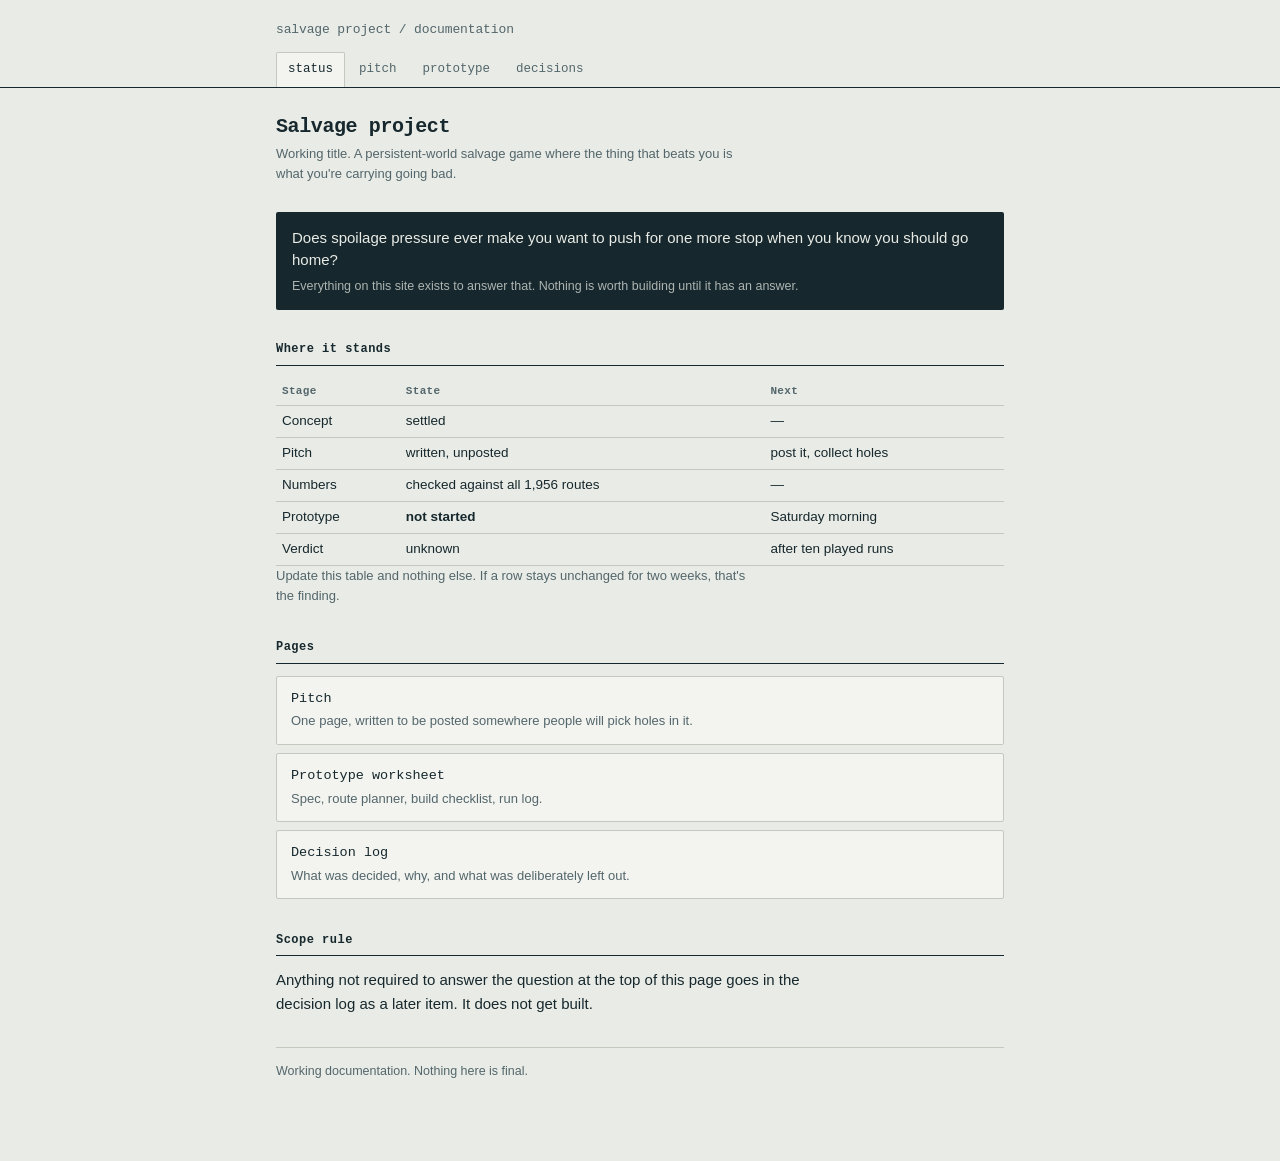
<file: index.html>
<!DOCTYPE html>
<html lang="en"><head><meta charset="utf-8">
<meta name="viewport" content="width=device-width, initial-scale=1">
<title>Salvage project</title>
<link rel="stylesheet" href="assets/site.css">
</head><body>
<header class="site"><div class="wrap" style="padding-bottom:0">
<div class="name">salvage project / documentation</div>
<nav class="site">
<a href="./" aria-current="page">status</a>
<a href="pitch/">pitch</a>
<a href="prototype/">prototype</a>
<a href="decisions/">decisions</a>
</nav></div></header>
<div class="wrap">
<h1>Salvage project</h1>
<p class="sub">Working title. A persistent-world salvage game where the thing that beats you is what you're carrying going bad.</p>

<div class="q">
<p>Does spoilage pressure ever make you want to push for one more stop when you know you should go home?</p>
<p class="small">Everything on this site exists to answer that. Nothing is worth building until it has an answer.</p>
</div>

<section>
<h2>Where it stands</h2>
<table>
<tr><th>Stage</th><th>State</th><th>Next</th></tr>
<tr><td>Concept</td><td>settled</td><td>—</td></tr>
<tr><td>Pitch</td><td>written, unposted</td><td>post it, collect holes</td></tr>
<tr><td>Numbers</td><td>checked against all 1,956 routes</td><td>—</td></tr>
<tr><td>Prototype</td><td><strong>not started</strong></td><td>Saturday morning</td></tr>
<tr><td>Verdict</td><td>unknown</td><td>after ten played runs</td></tr>
</table>
<p class="note">Update this table and nothing else. If a row stays unchanged for two weeks, that's the finding.</p>
</section>

<section>
<h2>Pages</h2>
<a class="card" href="pitch/"><div class="t">Pitch</div><div class="d">One page, written to be posted somewhere people will pick holes in it.</div></a>
<a class="card" href="prototype/"><div class="t">Prototype worksheet</div><div class="d">Spec, route planner, build checklist, run log.</div></a>
<a class="card" href="decisions/"><div class="t">Decision log</div><div class="d">What was decided, why, and what was deliberately left out.</div></a>
</section>

<section>
<h2>Scope rule</h2>
<p>Anything not required to answer the question at the top of this page goes in the decision log as a later item. It does not get built.</p>
</section>
<footer class="site">Working documentation. Nothing here is final.</footer>
</div></body></html>
</file>
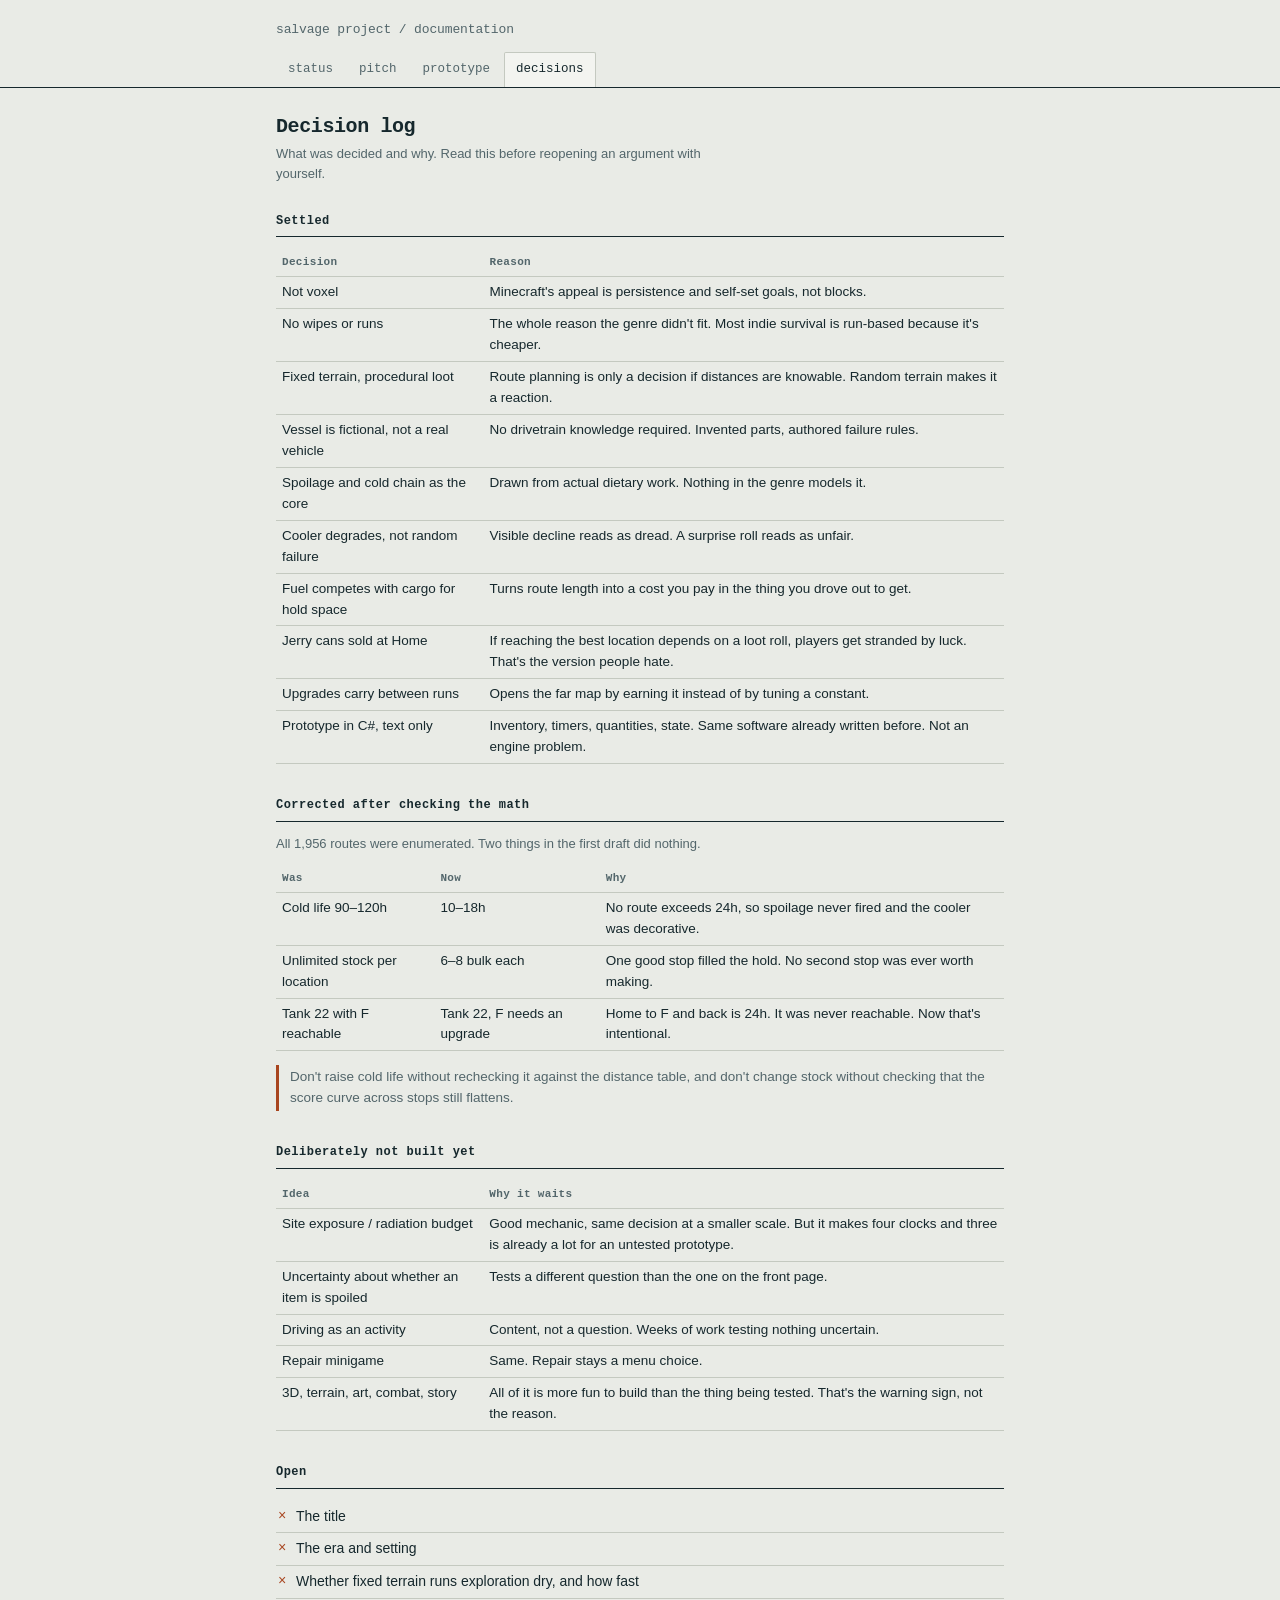
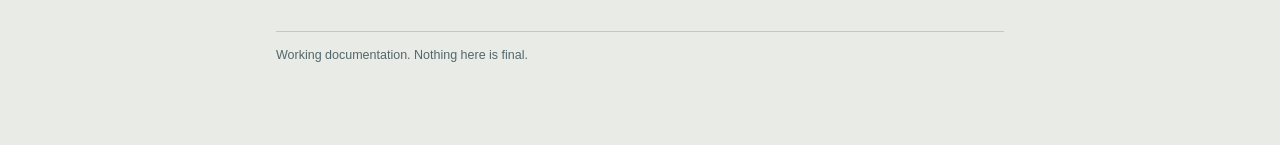
<file: decisions/index.html>
<!DOCTYPE html>
<html lang="en"><head><meta charset="utf-8">
<meta name="viewport" content="width=device-width, initial-scale=1">
<title>Decisions — salvage project</title>
<link rel="stylesheet" href="../assets/site.css">
</head><body>
<header class="site"><div class="wrap" style="padding-bottom:0">
<div class="name">salvage project / documentation</div>
<nav class="site">
<a href="../">status</a>
<a href="../pitch/">pitch</a>
<a href="../prototype/">prototype</a>
<a href="../decisions/" aria-current="page">decisions</a>
</nav></div></header>
<div class="wrap">
<h1>Decision log</h1>
<p class="sub">What was decided and why. Read this before reopening an argument with yourself.</p>

<section>
<h2>Settled</h2>
<table>
<tr><th>Decision</th><th>Reason</th></tr>
<tr><td>Not voxel</td><td>Minecraft's appeal is persistence and self-set goals, not blocks.</td></tr>
<tr><td>No wipes or runs</td><td>The whole reason the genre didn't fit. Most indie survival is run-based because it's cheaper.</td></tr>
<tr><td>Fixed terrain, procedural loot</td><td>Route planning is only a decision if distances are knowable. Random terrain makes it a reaction.</td></tr>
<tr><td>Vessel is fictional, not a real vehicle</td><td>No drivetrain knowledge required. Invented parts, authored failure rules.</td></tr>
<tr><td>Spoilage and cold chain as the core</td><td>Drawn from actual dietary work. Nothing in the genre models it.</td></tr>
<tr><td>Cooler degrades, not random failure</td><td>Visible decline reads as dread. A surprise roll reads as unfair.</td></tr>
<tr><td>Fuel competes with cargo for hold space</td><td>Turns route length into a cost you pay in the thing you drove out to get.</td></tr>
<tr><td>Jerry cans sold at Home</td><td>If reaching the best location depends on a loot roll, players get stranded by luck. That's the version people hate.</td></tr>
<tr><td>Upgrades carry between runs</td><td>Opens the far map by earning it instead of by tuning a constant.</td></tr>
<tr><td>Prototype in C#, text only</td><td>Inventory, timers, quantities, state. Same software already written before. Not an engine problem.</td></tr>
</table>
</section>

<section>
<h2>Corrected after checking the math</h2>
<p class="note">All 1,956 routes were enumerated. Two things in the first draft did nothing.</p>
<table>
<tr><th>Was</th><th>Now</th><th>Why</th></tr>
<tr><td>Cold life 90–120h</td><td>10–18h</td><td>No route exceeds 24h, so spoilage never fired and the cooler was decorative.</td></tr>
<tr><td>Unlimited stock per location</td><td>6–8 bulk each</td><td>One good stop filled the hold. No second stop was ever worth making.</td></tr>
<tr><td>Tank 22 with F reachable</td><td>Tank 22, F needs an upgrade</td><td>Home to F and back is 24h. It was never reachable. Now that's intentional.</td></tr>
</table>
<div class="warn">Don't raise cold life without rechecking it against the distance table, and don't change stock without checking that the score curve across stops still flattens.</div>
</section>

<section>
<h2>Deliberately not built yet</h2>
<table>
<tr><th>Idea</th><th>Why it waits</th></tr>
<tr><td>Site exposure / radiation budget</td><td>Good mechanic, same decision at a smaller scale. But it makes four clocks and three is already a lot for an untested prototype.</td></tr>
<tr><td>Uncertainty about whether an item is spoiled</td><td>Tests a different question than the one on the front page.</td></tr>
<tr><td>Driving as an activity</td><td>Content, not a question. Weeks of work testing nothing uncertain.</td></tr>
<tr><td>Repair minigame</td><td>Same. Repair stays a menu choice.</td></tr>
<tr><td>3D, terrain, art, combat, story</td><td>All of it is more fun to build than the thing being tested. That's the warning sign, not the reason.</td></tr>
</table>
</section>

<section>
<h2>Open</h2>
<ul class="no" style="list-style:none">
<li>The title</li>
<li>The era and setting</li>
<li>Whether fixed terrain runs exploration dry, and how fast</li>
</ul>
</section>
<footer class="site">Working documentation. Nothing here is final.</footer>
</div></body></html>
</file>
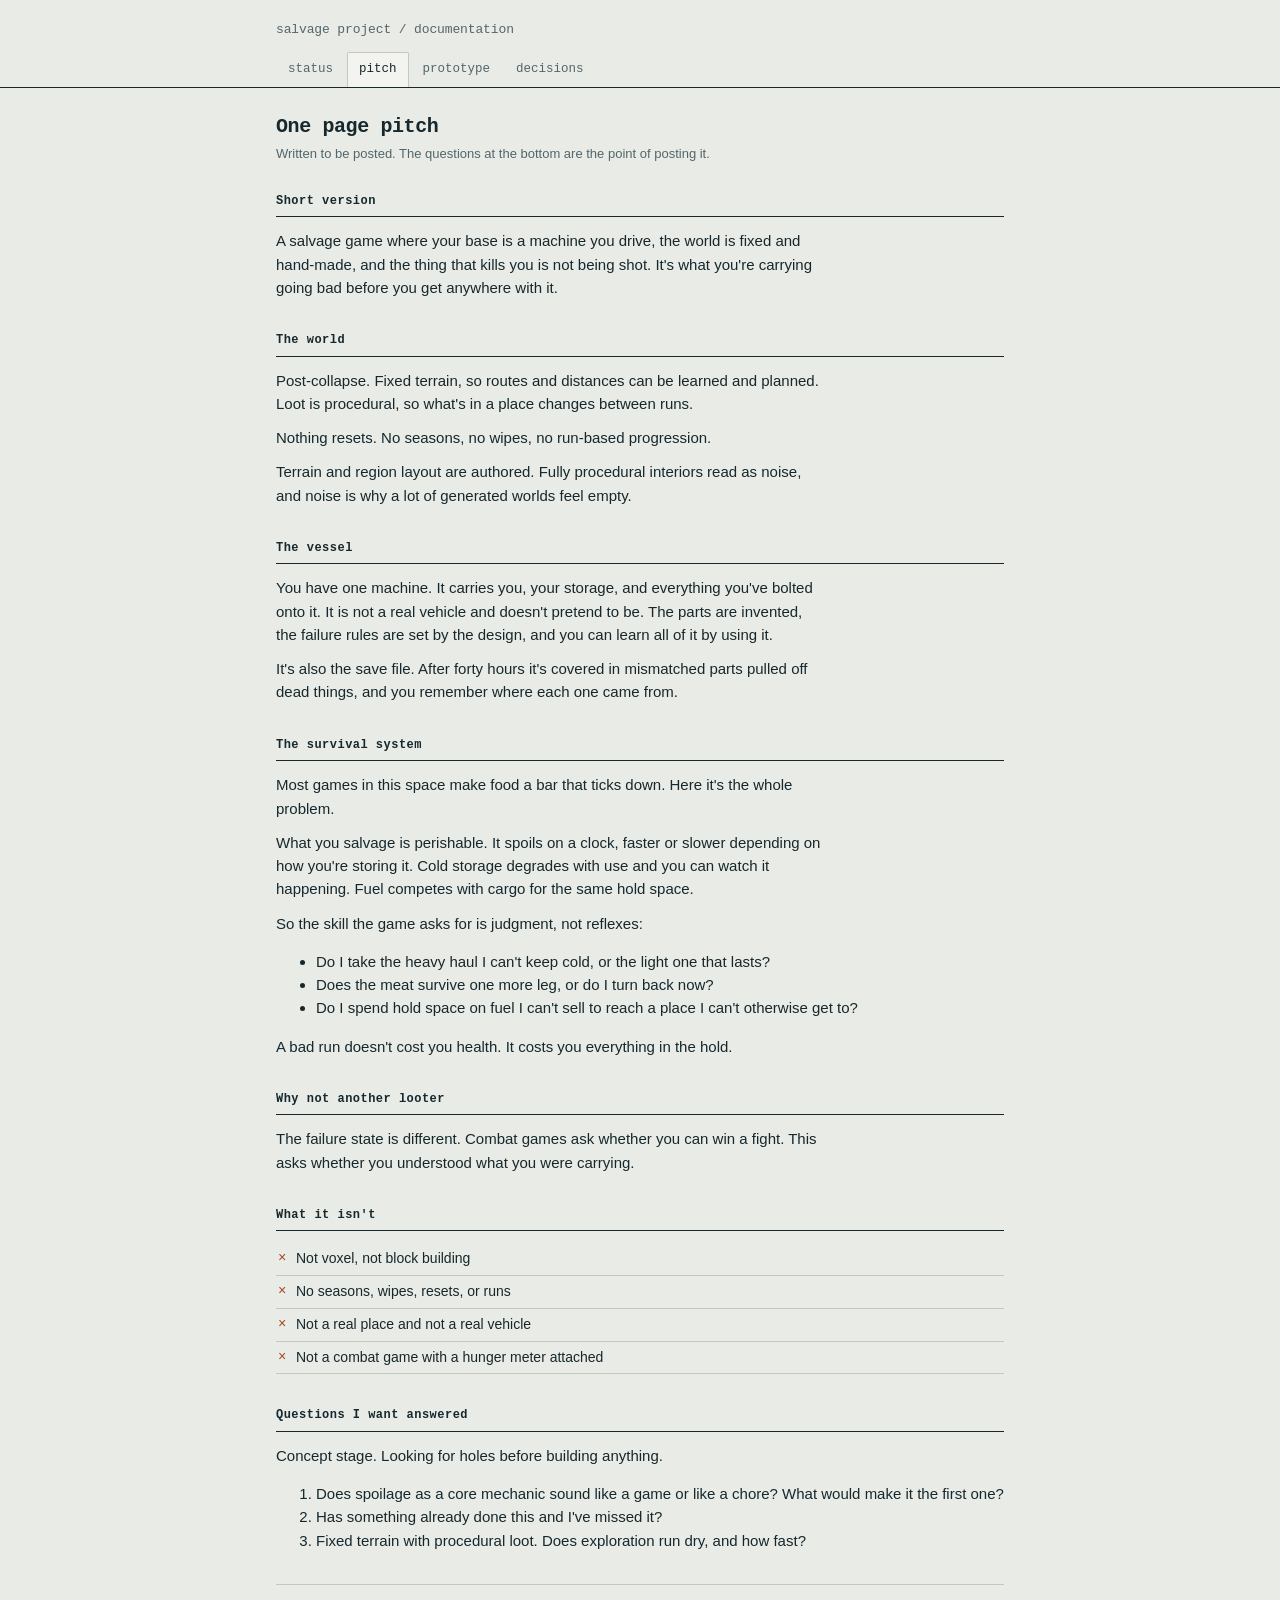
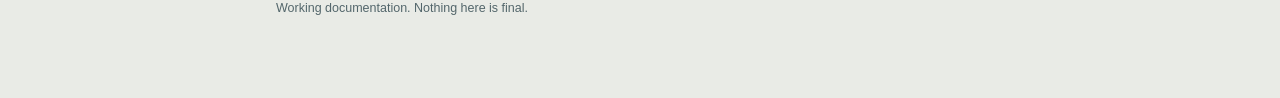
<file: pitch/index.html>
<!DOCTYPE html>
<html lang="en"><head><meta charset="utf-8">
<meta name="viewport" content="width=device-width, initial-scale=1">
<title>Pitch — salvage project</title>
<link rel="stylesheet" href="../assets/site.css">
</head><body>
<header class="site"><div class="wrap" style="padding-bottom:0">
<div class="name">salvage project / documentation</div>
<nav class="site">
<a href="../">status</a>
<a href="../pitch/" aria-current="page">pitch</a>
<a href="../prototype/">prototype</a>
<a href="../decisions/">decisions</a>
</nav></div></header>
<div class="wrap">
<h1>One page pitch</h1>
<p class="sub">Written to be posted. The questions at the bottom are the point of posting it.</p>

<section>
<h2>Short version</h2>
<p>A salvage game where your base is a machine you drive, the world is fixed and hand-made, and the thing that kills you is not being shot. It's what you're carrying going bad before you get anywhere with it.</p>
</section>

<section>
<h2>The world</h2>
<p>Post-collapse. Fixed terrain, so routes and distances can be learned and planned. Loot is procedural, so what's in a place changes between runs.</p>
<p>Nothing resets. No seasons, no wipes, no run-based progression.</p>
<p>Terrain and region layout are authored. Fully procedural interiors read as noise, and noise is why a lot of generated worlds feel empty.</p>
</section>

<section>
<h2>The vessel</h2>
<p>You have one machine. It carries you, your storage, and everything you've bolted onto it. It is not a real vehicle and doesn't pretend to be. The parts are invented, the failure rules are set by the design, and you can learn all of it by using it.</p>
<p>It's also the save file. After forty hours it's covered in mismatched parts pulled off dead things, and you remember where each one came from.</p>
</section>

<section>
<h2>The survival system</h2>
<p>Most games in this space make food a bar that ticks down. Here it's the whole problem.</p>
<p>What you salvage is perishable. It spoils on a clock, faster or slower depending on how you're storing it. Cold storage degrades with use and you can watch it happening. Fuel competes with cargo for the same hold space.</p>
<p>So the skill the game asks for is judgment, not reflexes:</p>
<ul>
<li>Do I take the heavy haul I can't keep cold, or the light one that lasts?</li>
<li>Does the meat survive one more leg, or do I turn back now?</li>
<li>Do I spend hold space on fuel I can't sell to reach a place I can't otherwise get to?</li>
</ul>
<p>A bad run doesn't cost you health. It costs you everything in the hold.</p>
</section>

<section>
<h2>Why not another looter</h2>
<p>The failure state is different. Combat games ask whether you can win a fight. This asks whether you understood what you were carrying.</p>
</section>

<section>
<h2>What it isn't</h2>
<ul class="no">
<li>Not voxel, not block building</li>
<li>No seasons, wipes, resets, or runs</li>
<li>Not a real place and not a real vehicle</li>
<li>Not a combat game with a hunger meter attached</li>
</ul>
</section>

<section>
<h2>Questions I want answered</h2>
<p>Concept stage. Looking for holes before building anything.</p>
<ol>
<li>Does spoilage as a core mechanic sound like a game or like a chore? What would make it the first one?</li>
<li>Has something already done this and I've missed it?</li>
<li>Fixed terrain with procedural loot. Does exploration run dry, and how fast?</li>
</ol>
</section>
<footer class="site">Working documentation. Nothing here is final.</footer>
</div></body></html>
</file>
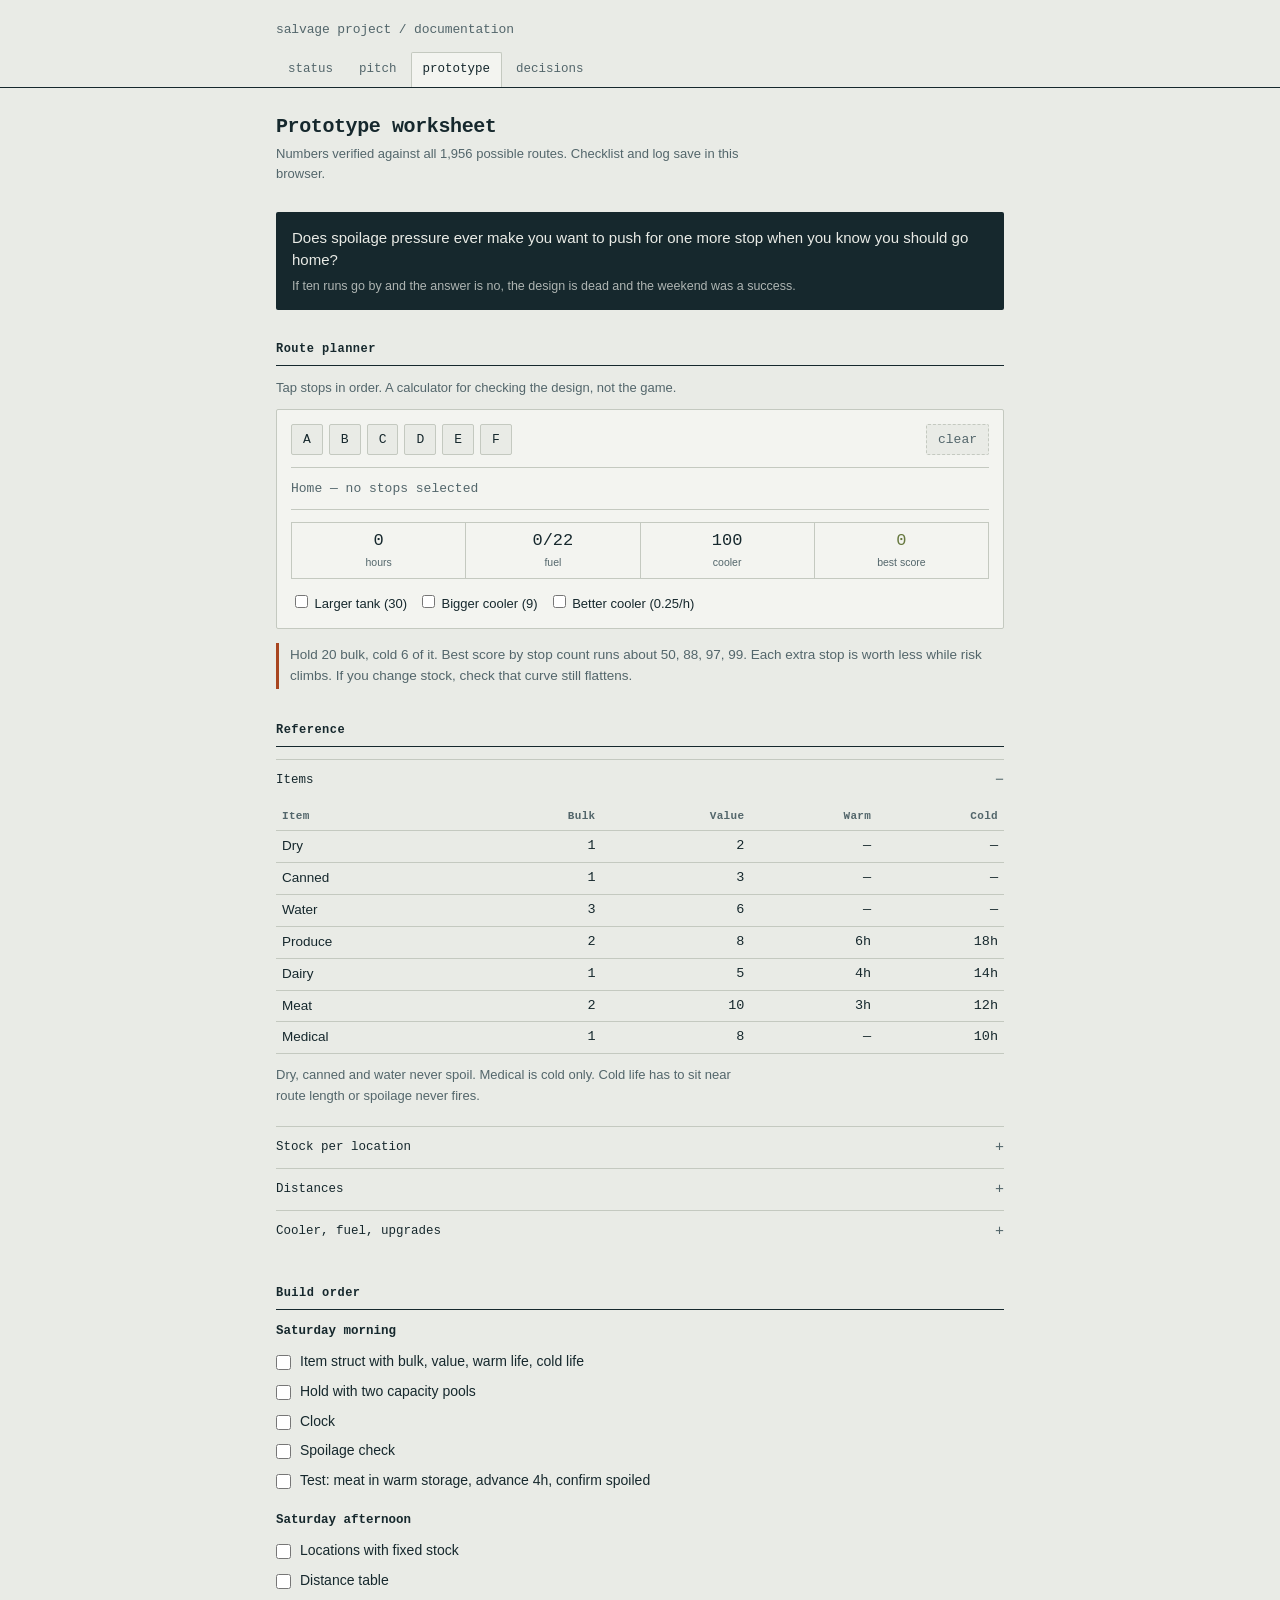
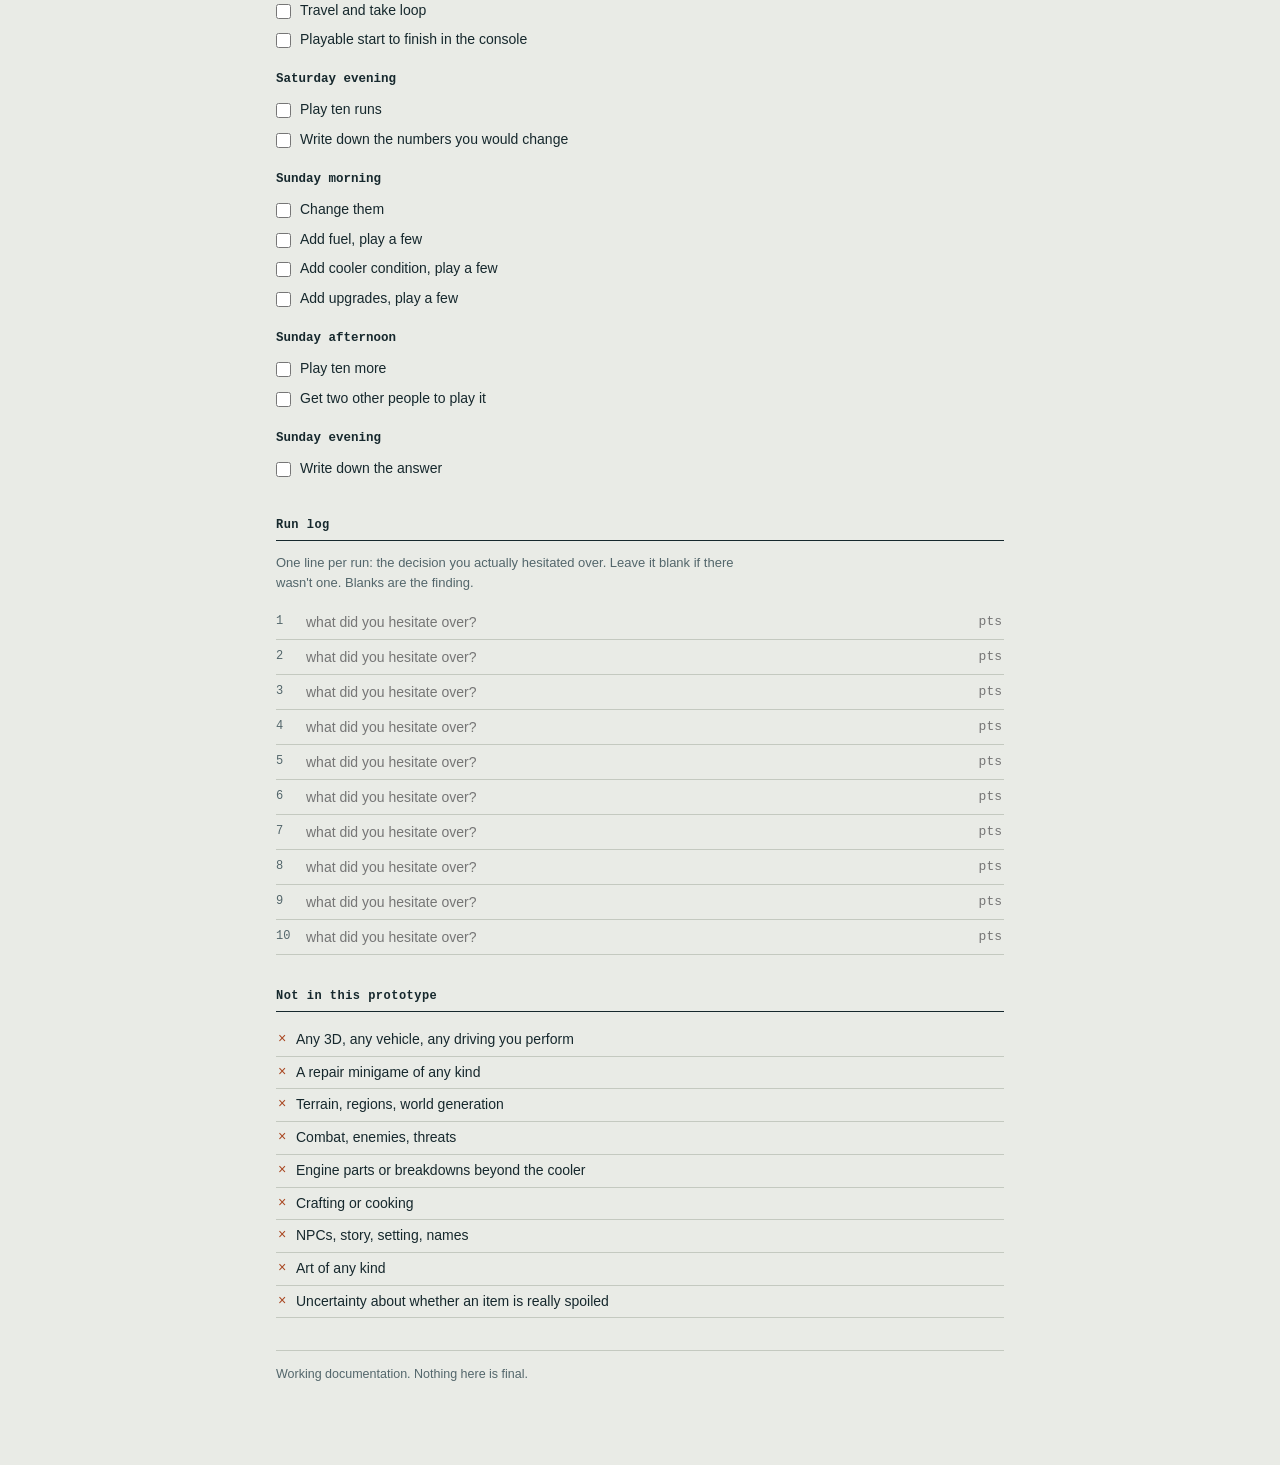
<file: prototype/index.html>
<!DOCTYPE html>
<html lang="en"><head><meta charset="utf-8">
<meta name="viewport" content="width=device-width, initial-scale=1">
<title>Prototype — salvage project</title>
<link rel="stylesheet" href="../assets/site.css">
<style>
.planner{background:var(--panel);border:1.5px solid var(--rule);border-radius:2px;padding:14px}
.pick{display:flex;flex-wrap:wrap;gap:6px;margin-bottom:12px}
.pick button{font-family:var(--mono);font-size:13px;padding:7px 11px;background:var(--paper);
  color:var(--ink);border:1.5px solid var(--rule);border-radius:2px;cursor:pointer}
.pick button:hover{border-color:var(--ink)}
.pick button:disabled{opacity:.32;cursor:default}
.pick button:focus-visible{outline:2px solid var(--cold);outline-offset:1px}
.pick .clear{margin-left:auto;color:var(--soft);border-style:dashed}
.route{font-family:var(--mono);font-size:15px;padding:9px 0;border-top:1px solid var(--rule);
  border-bottom:1px solid var(--rule);margin-bottom:12px;word-break:break-word}
.route .empty{color:var(--soft);font-size:13px}
.readouts{display:grid;grid-template-columns:repeat(4,1fr);gap:1px;background:var(--rule);
  border:1px solid var(--rule);margin-bottom:13px}
.ro{background:var(--panel);padding:8px 7px;text-align:center}
.ro .v{font-family:var(--mono);font-size:17px;line-height:1.2}
.ro .k{font-size:10.5px;color:var(--soft);margin-top:2px}
.ro.bad .v{color:var(--spoil)} .ro.good .v{color:var(--safe)}
.tag{font-family:var(--mono);font-size:11px;padding:1px 5px;border-radius:2px;white-space:nowrap}
.t-cold{background:#DCE7EA;color:var(--cold)}
.t-warm{background:#E4E7DC;color:var(--safe)}
.t-gone{background:#EFDDD5;color:var(--spoil)}
.phase{margin-bottom:15px}
.logrow{display:flex;gap:8px;align-items:center;padding:4px 0;border-bottom:1px solid var(--rule)}
.logrow .num{font-family:var(--mono);font-size:12px;color:var(--soft);width:20px;flex:none}
.logrow input[type=text]{flex:1;min-width:0;border:none;background:transparent;
  font-family:var(--sans);font-size:14px;color:var(--ink);padding:5px 2px}
.logrow input[type=text]:focus{outline:none;background:var(--panel)}
.logrow input.sc{width:52px;flex:none;text-align:right;font-family:var(--mono);font-size:13px}
@media (max-width:420px){.readouts{grid-template-columns:repeat(2,1fr)}}
</style>
</head><body>
<header class="site"><div class="wrap" style="padding-bottom:0">
<div class="name">salvage project / documentation</div>
<nav class="site">
<a href="../">status</a>
<a href="../pitch/">pitch</a>
<a href="../prototype/" aria-current="page">prototype</a>
<a href="../decisions/">decisions</a>
</nav></div></header>

<div class="wrap">
<h1>Prototype worksheet</h1>
<p class="sub">Numbers verified against all 1,956 possible routes. Checklist and log save in this browser.</p>

<div class="q">
<p>Does spoilage pressure ever make you want to push for one more stop when you know you should go home?</p>
<p class="small">If ten runs go by and the answer is no, the design is dead and the weekend was a success.</p>
</div>

<section>
<h2>Route planner</h2>
<p class="note">Tap stops in order. A calculator for checking the design, not the game.</p>
<div class="planner">
  <div class="pick" id="pick"></div>
  <div class="route" id="route"><span class="empty">Home — no stops selected</span></div>
  <div class="readouts">
    <div class="ro" id="ro-time"><div class="v">0</div><div class="k">hours</div></div>
    <div class="ro" id="ro-fuel"><div class="v">0/22</div><div class="k">fuel</div></div>
    <div class="ro" id="ro-cond"><div class="v">100</div><div class="k">cooler</div></div>
    <div class="ro" id="ro-score"><div class="v">0</div><div class="k">best score</div></div>
  </div>
  <div id="manifest"></div>
  <div style="margin-top:12px;font-size:13px">
    <label style="cursor:pointer"><input type="checkbox" id="up-tank"> Larger tank (30)</label>
    &nbsp; <label style="cursor:pointer"><input type="checkbox" id="up-cold"> Bigger cooler (9)</label>
    &nbsp; <label style="cursor:pointer"><input type="checkbox" id="up-grade"> Better cooler (0.25/h)</label>
  </div>
</div>
<div class="warn">Hold 20 bulk, cold 6 of it. Best score by stop count runs about 50, 88, 97, 99. Each extra stop is worth less while risk climbs. If you change stock, check that curve still flattens.</div>
</section>

<section>
<h2>Reference</h2>
<details open><summary>Items</summary>
<div class="scroll"><table>
<tr><th>Item</th><th class="n">Bulk</th><th class="n">Value</th><th class="n">Warm</th><th class="n">Cold</th></tr>
<tr><td>Dry</td><td class="n">1</td><td class="n">2</td><td class="n">—</td><td class="n">—</td></tr>
<tr><td>Canned</td><td class="n">1</td><td class="n">3</td><td class="n">—</td><td class="n">—</td></tr>
<tr><td>Water</td><td class="n">3</td><td class="n">6</td><td class="n">—</td><td class="n">—</td></tr>
<tr><td>Produce</td><td class="n">2</td><td class="n">8</td><td class="n">6h</td><td class="n">18h</td></tr>
<tr><td>Dairy</td><td class="n">1</td><td class="n">5</td><td class="n">4h</td><td class="n">14h</td></tr>
<tr><td>Meat</td><td class="n">2</td><td class="n">10</td><td class="n">3h</td><td class="n">12h</td></tr>
<tr><td>Medical</td><td class="n">1</td><td class="n">8</td><td class="n">—</td><td class="n">10h</td></tr>
</table></div>
<p class="note">Dry, canned and water never spoil. Medical is cold only. Cold life has to sit near route length or spoilage never fires.</p>
</details>

<details><summary>Stock per location</summary>
<table>
<tr><th>Loc</th><th>Contents</th></tr>
<tr><td>A</td><td>4 dry, 3 canned</td></tr>
<tr><td>B</td><td>3 canned, 2 produce, 2 dry</td></tr>
<tr><td>C</td><td>3 produce, 4 dairy, 1 water</td></tr>
<tr><td>D</td><td>3 dairy, 2 meat, 2 canned</td></tr>
<tr><td>E</td><td>3 meat, 3 medical, 2 dry</td></tr>
<tr><td>F</td><td>4 medical, 3 meat, 2 canned</td></tr>
</table>
<p class="note">Limited stock is what forces a second stop. With unlimited take, one location fills the hold and the run is over.</p>
</details>

<details><summary>Distances</summary>
<div class="scroll"><table>
<tr><th></th><th class="n">H</th><th class="n">A</th><th class="n">B</th><th class="n">C</th><th class="n">D</th><th class="n">E</th><th class="n">F</th></tr>
<tr><td>H</td><td class="n">0</td><td class="n">2</td><td class="n">3</td><td class="n">5</td><td class="n">6</td><td class="n">9</td><td class="n">12</td></tr>
<tr><td>A</td><td class="n">2</td><td class="n">0</td><td class="n">2</td><td class="n">4</td><td class="n">7</td><td class="n">9</td><td class="n">13</td></tr>
<tr><td>B</td><td class="n">3</td><td class="n">2</td><td class="n">0</td><td class="n">3</td><td class="n">5</td><td class="n">8</td><td class="n">11</td></tr>
<tr><td>C</td><td class="n">5</td><td class="n">4</td><td class="n">3</td><td class="n">0</td><td class="n">3</td><td class="n">6</td><td class="n">9</td></tr>
<tr><td>D</td><td class="n">6</td><td class="n">7</td><td class="n">5</td><td class="n">3</td><td class="n">0</td><td class="n">4</td><td class="n">7</td></tr>
<tr><td>E</td><td class="n">9</td><td class="n">9</td><td class="n">8</td><td class="n">6</td><td class="n">4</td><td class="n">0</td><td class="n">4</td></tr>
<tr><td>F</td><td class="n">12</td><td class="n">13</td><td class="n">11</td><td class="n">9</td><td class="n">7</td><td class="n">4</td><td class="n">0</td></tr>
</table></div>
<p class="note">Home to F and back is 24 hours on a 22 tank, so F is unreachable until you upgrade.</p>
</details>

<details><summary>Cooler, fuel, upgrades</summary>
<p><strong>Cooler.</strong> Condition 0–100, starts at 100, drops 0.5 per travel hour. Cold life multiplies by condition/100. Below 25 the cooler is dead. Repair costs 4 hours and one Cooler Part, restores 30. Menu choice, no minigame.</p>
<p><strong>Fuel.</strong> Tank 22, burns 1 per hour. Jerry Cans bulk 3, worth 10. Running dry ends the run at zero. Sell Jerry Cans at Home so fuel is a planning choice rather than a loot roll.</p>
<p><strong>Upgrades.</strong> Score carries between runs. Three only: tank 22→30, cold 6→9, degrade 0.5→0.25.</p>
</details>
</section>

<section><h2>Build order</h2><div id="checklist"></div></section>

<section>
<h2>Run log</h2>
<p class="note">One line per run: the decision you actually hesitated over. Leave it blank if there wasn't one. Blanks are the finding.</p>
<div id="log"></div>
</section>

<section>
<h2>Not in this prototype</h2>
<ul class="no">
<li>Any 3D, any vehicle, any driving you perform</li>
<li>A repair minigame of any kind</li>
<li>Terrain, regions, world generation</li>
<li>Combat, enemies, threats</li>
<li>Engine parts or breakdowns beyond the cooler</li>
<li>Crafting or cooking</li>
<li>NPCs, story, setting, names</li>
<li>Art of any kind</li>
<li>Uncertainty about whether an item is really spoiled</li>
</ul>
</section>
<footer class="site">Working documentation. Nothing here is final.</footer>
</div>

<script>
const D={H:{H:0,A:2,B:3,C:5,D:6,E:9,F:12},A:{H:2,A:0,B:2,C:4,D:7,E:9,F:13},
B:{H:3,A:2,B:0,C:3,D:5,E:8,F:11},C:{H:5,A:4,B:3,C:0,D:3,E:6,F:9},
D:{H:6,A:7,B:5,C:3,D:0,E:4,F:7},E:{H:9,A:9,B:8,C:6,D:4,E:0,F:4},
F:{H:12,A:13,B:11,C:9,D:7,E:4,F:0}};
const LOCS=['A','B','C','D','E','F'];
const IT={dry:{b:1,v:2,w:1e9,c:1e9},canned:{b:1,v:3,w:1e9,c:1e9},water:{b:3,v:6,w:1e9,c:1e9},
produce:{b:2,v:8,w:6,c:18},dairy:{b:1,v:5,w:4,c:14},meat:{b:2,v:10,w:3,c:12},
medical:{b:1,v:8,w:-1,c:10,coldOnly:true}};
const STOCK={A:[['dry',4],['canned',3]],B:[['canned',3],['produce',2],['dry',2]],
C:[['produce',3],['dairy',4],['water',1]],D:[['dairy',3],['meat',2],['canned',2]],
E:[['meat',3],['medical',3],['dry',2]],F:[['medical',4],['meat',3],['canned',2]]};
const HOLD=20;
let route=[];
const el=id=>document.getElementById(id);
const up=()=>({tank:el('up-tank').checked?30:22,cold:el('up-cold').checked?9:6,deg:el('up-grade').checked?0.25:0.5});

function buildPick(){
  const p=el('pick');p.innerHTML='';
  LOCS.forEach(L=>{const b=document.createElement('button');
    b.textContent=L;b.disabled=route.includes(L);
    b.onclick=()=>{route.push(L);render()};p.appendChild(b);});
  const c=document.createElement('button');c.className='clear';c.textContent='clear';
  c.onclick=()=>{route=[];render()};p.appendChild(c);
}
function knap(units,coldCap){
  let dp=new Map([["0,0",0]]);
  for(const u of units){const nd=new Map(dp);
    for(const [k,val] of dp){const [a,c]=k.split(',').map(Number);
      if(u.warm&&a+u.b<=HOLD){const K=(a+u.b)+","+c;if((nd.get(K)??-1)<val+u.v)nd.set(K,val+u.v);}
      if(u.cold&&a+u.b<=HOLD&&c+u.b<=coldCap){const K=(a+u.b)+","+(c+u.b);if((nd.get(K)??-1)<val+u.v)nd.set(K,val+u.v);}}
    dp=nd;}
  return Math.max(...dp.values());
}
function render(){
  buildPick();
  const u=up(),pts=['H',...route,'H'];
  let total=0;const legs=[];
  for(let i=0;i<pts.length-1;i++){const d=D[pts[i]][pts[i+1]];legs.push(d);total+=d;}
  const cond=Math.max(0,100-u.deg*total),mult=cond<25?0:cond/100;
  el('route').innerHTML=route.length?pts.join(' \u2192 '):'<span class="empty">Home — no stops selected</span>';
  const arr=[];let t=0;
  for(let i=0;i<legs.length-1;i++){t+=legs[i];arr.push(t);}
  const units=[],rows=[];
  route.forEach((L,i)=>{const carry=total-arr[i];
    STOCK[L].forEach(([name,n])=>{const it=IT[name];
      const warm=!it.coldOnly&&carry<=it.w, cold=carry<=it.c*mult;
      for(let k=0;k<n;k++)if(warm||cold)units.push({b:it.b,v:it.v,warm,cold});
      rows.push({L,name,n,carry,warm,cold});});});
  const score=route.length?knap(units,u.cold):0;
  el('ro-time').querySelector('.v').textContent=total;
  const f=el('ro-fuel');f.querySelector('.v').textContent=total+'/'+u.tank;
  f.className='ro'+(total>u.tank?' bad':'');
  const cr=el('ro-cond');cr.querySelector('.v').textContent=Math.round(cond);
  cr.className='ro'+(cond<25?' bad':'');
  el('ro-score').querySelector('.v').textContent=total>u.tank?'—':score;
  el('ro-score').className='ro'+(total>u.tank?'':' good');
  if(!route.length){el('manifest').innerHTML='';return;}
  if(total>u.tank){el('manifest').innerHTML='<p class="note" style="color:var(--spoil)">Runs dry '+(total-u.tank)+'h short of home. Score is zero. Carry fuel or upgrade the tank.</p>';return;}
  let h='<div class="scroll"><table><tr><th>Stop</th><th>Item</th><th class="n">Qty</th><th class="n">Carried</th><th>Arrives</th></tr>';
  rows.forEach(r=>{let tag=r.warm?'<span class="tag t-warm">fine</span>':r.cold?'<span class="tag t-cold">cold only</span>':'<span class="tag t-gone">spoils</span>';
    h+='<tr><td>'+r.L+'</td><td>'+r.name+'</td><td class="n">'+r.n+'</td><td class="n">'+r.carry+'h</td><td>'+tag+'</td></tr>';});
  el('manifest').innerHTML=h+'</table></div>';
}
['up-tank','up-cold','up-grade'].forEach(id=>el(id).onchange=render);

const PHASES=[
 ['Saturday morning',['Item struct with bulk, value, warm life, cold life','Hold with two capacity pools','Clock','Spoilage check','Test: meat in warm storage, advance 4h, confirm spoiled']],
 ['Saturday afternoon',['Locations with fixed stock','Distance table','Travel and take loop','Playable start to finish in the console']],
 ['Saturday evening',['Play ten runs','Write down the numbers you would change']],
 ['Sunday morning',['Change them','Add fuel, play a few','Add cooler condition, play a few','Add upgrades, play a few']],
 ['Sunday afternoon',['Play ten more','Get two other people to play it']],
 ['Sunday evening',['Write down the answer']]];
const cl=el('checklist');
PHASES.forEach((p,pi)=>{const d=document.createElement('div');d.className='phase';
  d.innerHTML='<h3>'+p[0]+'</h3>';
  p[1].forEach((task,ti)=>{const l=document.createElement('label');l.className='task';
    l.innerHTML='<input type="checkbox" data-k="task'+pi+'_'+ti+'"><span>'+task+'</span>';
    d.appendChild(l);});
  cl.appendChild(d);});
const lg=el('log');
for(let i=1;i<=10;i++){const r=document.createElement('div');r.className='logrow';
  r.innerHTML='<span class="num">'+i+'</span><input type="text" data-k="log'+i+'" placeholder="what did you hesitate over?"><input type="text" class="sc" data-k="score'+i+'" placeholder="pts">';
  lg.appendChild(r);}

document.querySelectorAll('[data-k]').forEach(f=>{
  const k='salvage:'+f.dataset.k;
  try{const v=localStorage.getItem(k);
    if(v!==null){if(f.type==='checkbox')f.checked=v==='1';else f.value=v;}}catch(e){}
  f.addEventListener(f.type==='checkbox'?'change':'input',()=>{
    try{localStorage.setItem(k,f.type==='checkbox'?(f.checked?'1':'0'):f.value)}catch(e){}});
});
render();
</script>
</body></html>
</file>
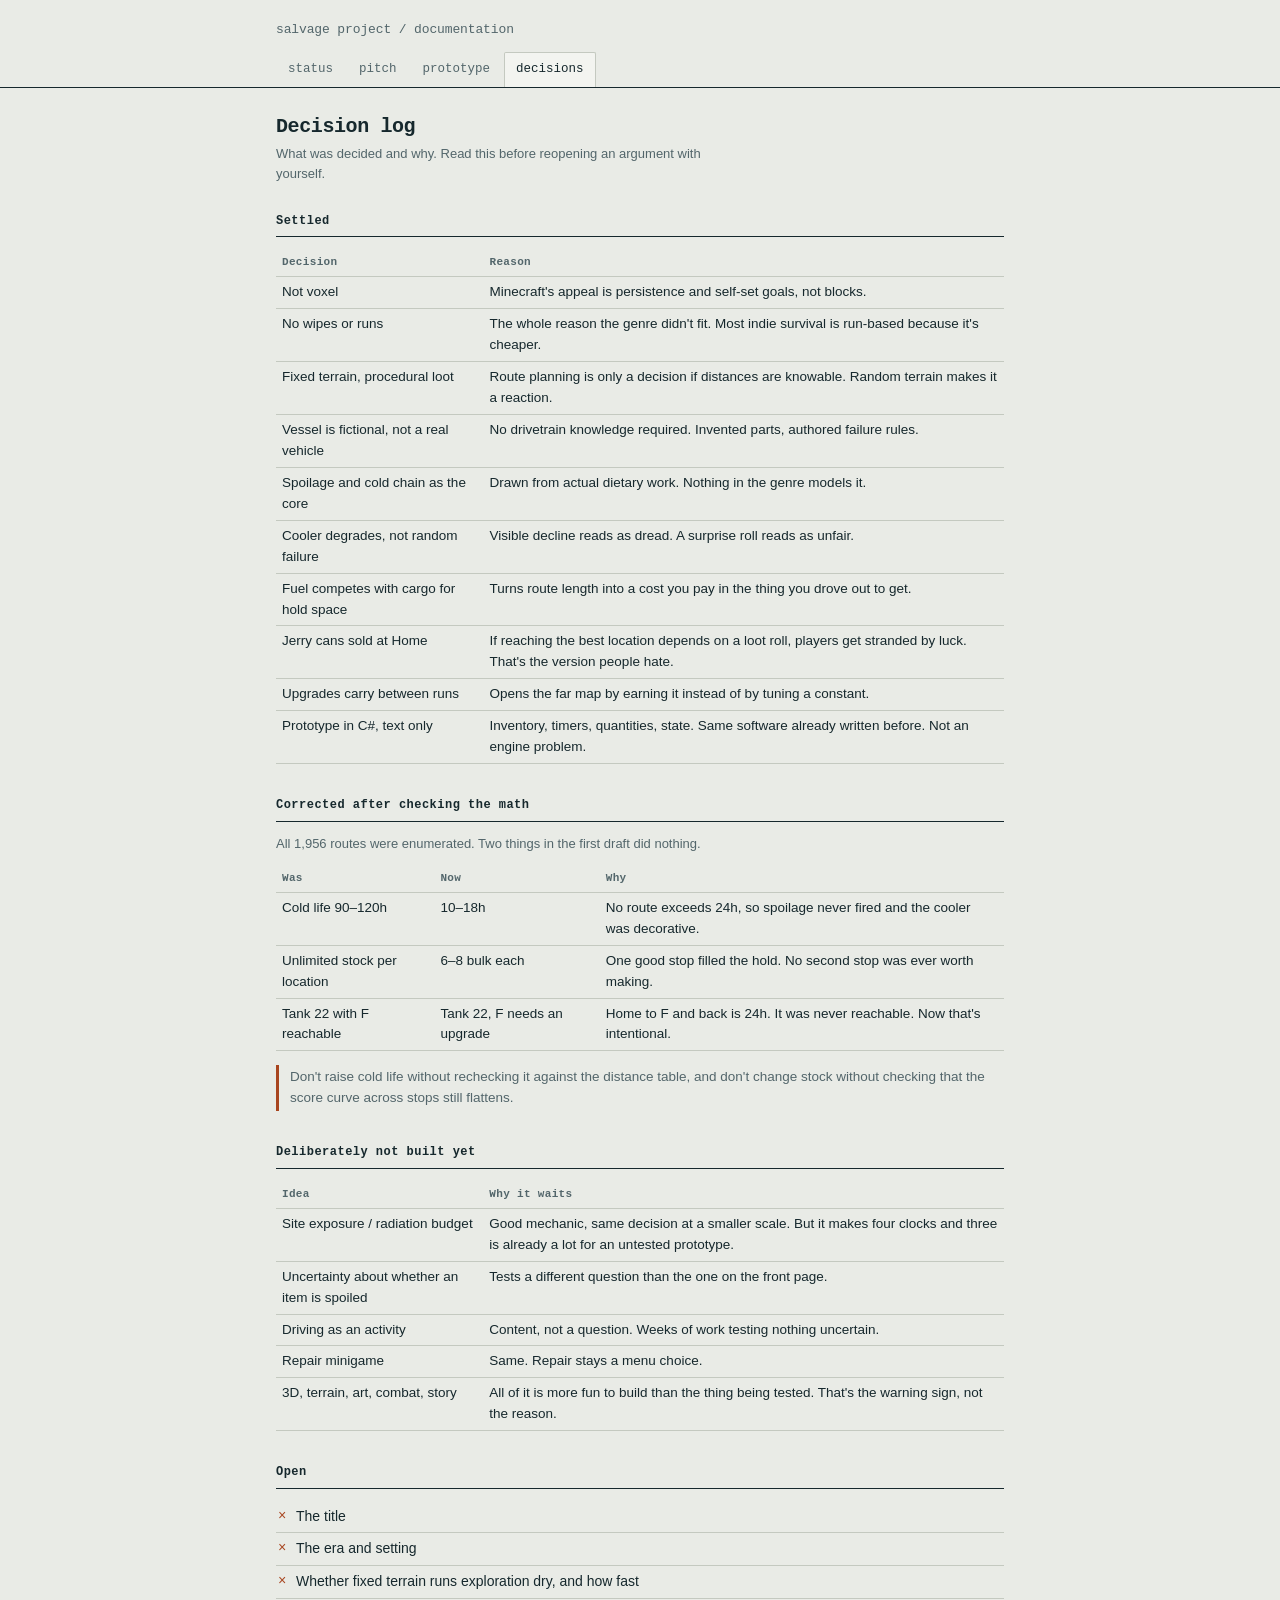
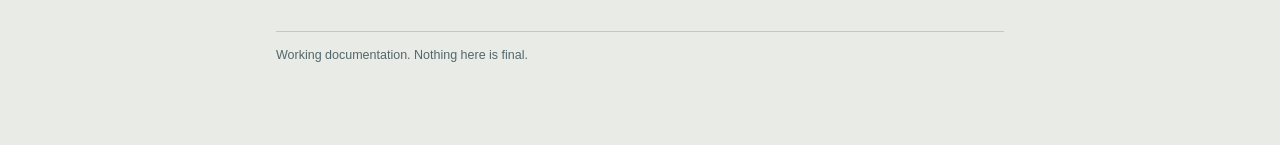
<file: decisions.html>
<!DOCTYPE html>
<html lang="en"><head><meta charset="utf-8">
<meta name="viewport" content="width=device-width, initial-scale=1">
<title>Decisions — salvage project</title>
<link rel="stylesheet" href="assets/site.css">
</head><body>
<header class="site"><div class="wrap" style="padding-bottom:0">
<div class="name">salvage project / documentation</div>
<nav class="site">
<a href="index.html">status</a>
<a href="pitch.html">pitch</a>
<a href="prototype.html">prototype</a>
<a href="decisions.html" aria-current="page">decisions</a>
</nav></div></header>
<div class="wrap">
<h1>Decision log</h1>
<p class="sub">What was decided and why. Read this before reopening an argument with yourself.</p>

<section>
<h2>Settled</h2>
<table>
<tr><th>Decision</th><th>Reason</th></tr>
<tr><td>Not voxel</td><td>Minecraft's appeal is persistence and self-set goals, not blocks.</td></tr>
<tr><td>No wipes or runs</td><td>The whole reason the genre didn't fit. Most indie survival is run-based because it's cheaper.</td></tr>
<tr><td>Fixed terrain, procedural loot</td><td>Route planning is only a decision if distances are knowable. Random terrain makes it a reaction.</td></tr>
<tr><td>Vessel is fictional, not a real vehicle</td><td>No drivetrain knowledge required. Invented parts, authored failure rules.</td></tr>
<tr><td>Spoilage and cold chain as the core</td><td>Drawn from actual dietary work. Nothing in the genre models it.</td></tr>
<tr><td>Cooler degrades, not random failure</td><td>Visible decline reads as dread. A surprise roll reads as unfair.</td></tr>
<tr><td>Fuel competes with cargo for hold space</td><td>Turns route length into a cost you pay in the thing you drove out to get.</td></tr>
<tr><td>Jerry cans sold at Home</td><td>If reaching the best location depends on a loot roll, players get stranded by luck. That's the version people hate.</td></tr>
<tr><td>Upgrades carry between runs</td><td>Opens the far map by earning it instead of by tuning a constant.</td></tr>
<tr><td>Prototype in C#, text only</td><td>Inventory, timers, quantities, state. Same software already written before. Not an engine problem.</td></tr>
</table>
</section>

<section>
<h2>Corrected after checking the math</h2>
<p class="note">All 1,956 routes were enumerated. Two things in the first draft did nothing.</p>
<table>
<tr><th>Was</th><th>Now</th><th>Why</th></tr>
<tr><td>Cold life 90–120h</td><td>10–18h</td><td>No route exceeds 24h, so spoilage never fired and the cooler was decorative.</td></tr>
<tr><td>Unlimited stock per location</td><td>6–8 bulk each</td><td>One good stop filled the hold. No second stop was ever worth making.</td></tr>
<tr><td>Tank 22 with F reachable</td><td>Tank 22, F needs an upgrade</td><td>Home to F and back is 24h. It was never reachable. Now that's intentional.</td></tr>
</table>
<div class="warn">Don't raise cold life without rechecking it against the distance table, and don't change stock without checking that the score curve across stops still flattens.</div>
</section>

<section>
<h2>Deliberately not built yet</h2>
<table>
<tr><th>Idea</th><th>Why it waits</th></tr>
<tr><td>Site exposure / radiation budget</td><td>Good mechanic, same decision at a smaller scale. But it makes four clocks and three is already a lot for an untested prototype.</td></tr>
<tr><td>Uncertainty about whether an item is spoiled</td><td>Tests a different question than the one on the front page.</td></tr>
<tr><td>Driving as an activity</td><td>Content, not a question. Weeks of work testing nothing uncertain.</td></tr>
<tr><td>Repair minigame</td><td>Same. Repair stays a menu choice.</td></tr>
<tr><td>3D, terrain, art, combat, story</td><td>All of it is more fun to build than the thing being tested. That's the warning sign, not the reason.</td></tr>
</table>
</section>

<section>
<h2>Open</h2>
<ul class="no" style="list-style:none">
<li>The title</li>
<li>The era and setting</li>
<li>Whether fixed terrain runs exploration dry, and how fast</li>
</ul>
</section>
<footer class="site">Working documentation. Nothing here is final.</footer>
</div></body></html>
</file>
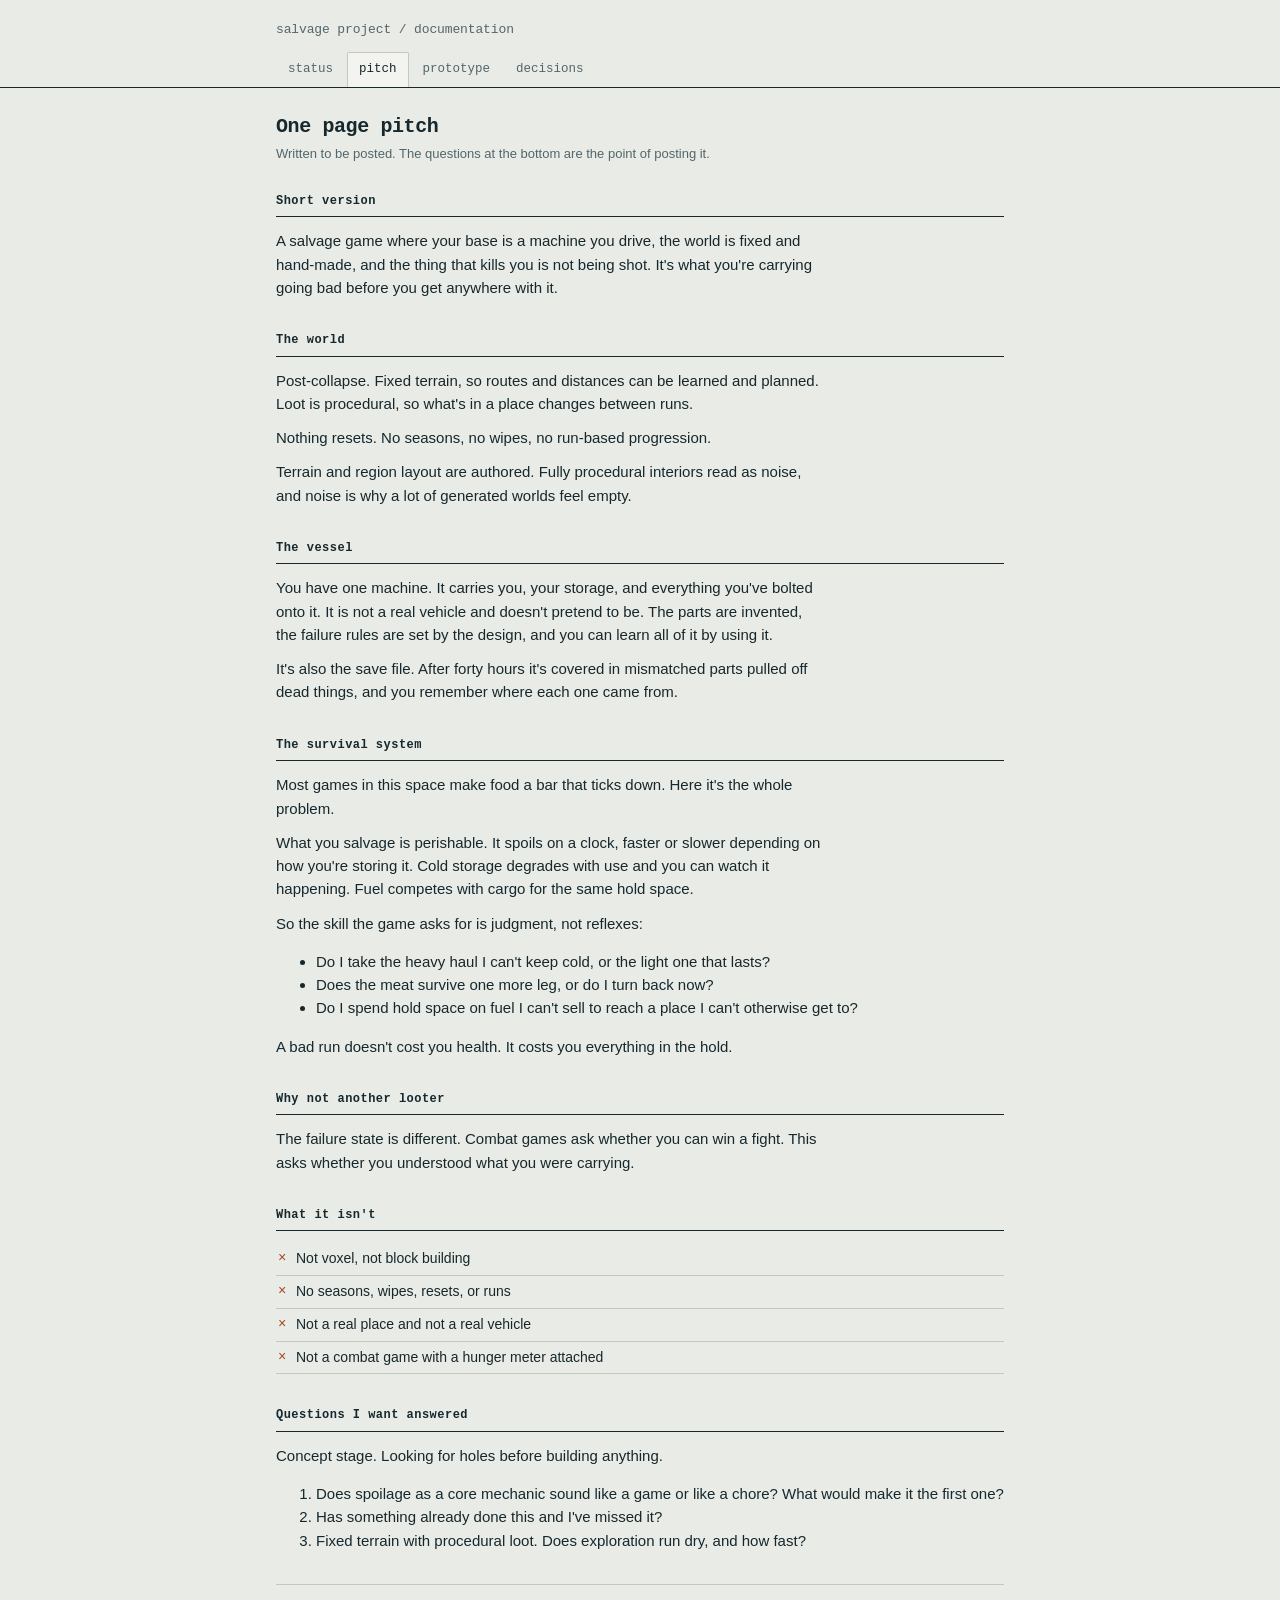
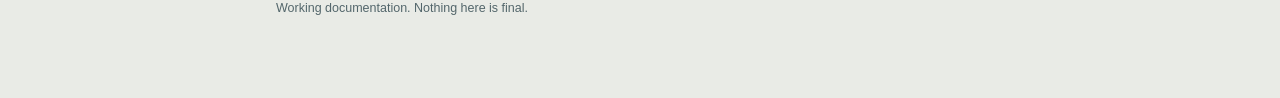
<file: pitch.html>
<!DOCTYPE html>
<html lang="en"><head><meta charset="utf-8">
<meta name="viewport" content="width=device-width, initial-scale=1">
<title>Pitch — salvage project</title>
<link rel="stylesheet" href="assets/site.css">
</head><body>
<header class="site"><div class="wrap" style="padding-bottom:0">
<div class="name">salvage project / documentation</div>
<nav class="site">
<a href="index.html">status</a>
<a href="pitch.html" aria-current="page">pitch</a>
<a href="prototype.html">prototype</a>
<a href="decisions.html">decisions</a>
</nav></div></header>
<div class="wrap">
<h1>One page pitch</h1>
<p class="sub">Written to be posted. The questions at the bottom are the point of posting it.</p>

<section>
<h2>Short version</h2>
<p>A salvage game where your base is a machine you drive, the world is fixed and hand-made, and the thing that kills you is not being shot. It's what you're carrying going bad before you get anywhere with it.</p>
</section>

<section>
<h2>The world</h2>
<p>Post-collapse. Fixed terrain, so routes and distances can be learned and planned. Loot is procedural, so what's in a place changes between runs.</p>
<p>Nothing resets. No seasons, no wipes, no run-based progression.</p>
<p>Terrain and region layout are authored. Fully procedural interiors read as noise, and noise is why a lot of generated worlds feel empty.</p>
</section>

<section>
<h2>The vessel</h2>
<p>You have one machine. It carries you, your storage, and everything you've bolted onto it. It is not a real vehicle and doesn't pretend to be. The parts are invented, the failure rules are set by the design, and you can learn all of it by using it.</p>
<p>It's also the save file. After forty hours it's covered in mismatched parts pulled off dead things, and you remember where each one came from.</p>
</section>

<section>
<h2>The survival system</h2>
<p>Most games in this space make food a bar that ticks down. Here it's the whole problem.</p>
<p>What you salvage is perishable. It spoils on a clock, faster or slower depending on how you're storing it. Cold storage degrades with use and you can watch it happening. Fuel competes with cargo for the same hold space.</p>
<p>So the skill the game asks for is judgment, not reflexes:</p>
<ul>
<li>Do I take the heavy haul I can't keep cold, or the light one that lasts?</li>
<li>Does the meat survive one more leg, or do I turn back now?</li>
<li>Do I spend hold space on fuel I can't sell to reach a place I can't otherwise get to?</li>
</ul>
<p>A bad run doesn't cost you health. It costs you everything in the hold.</p>
</section>

<section>
<h2>Why not another looter</h2>
<p>The failure state is different. Combat games ask whether you can win a fight. This asks whether you understood what you were carrying.</p>
</section>

<section>
<h2>What it isn't</h2>
<ul class="no">
<li>Not voxel, not block building</li>
<li>No seasons, wipes, resets, or runs</li>
<li>Not a real place and not a real vehicle</li>
<li>Not a combat game with a hunger meter attached</li>
</ul>
</section>

<section>
<h2>Questions I want answered</h2>
<p>Concept stage. Looking for holes before building anything.</p>
<ol>
<li>Does spoilage as a core mechanic sound like a game or like a chore? What would make it the first one?</li>
<li>Has something already done this and I've missed it?</li>
<li>Fixed terrain with procedural loot. Does exploration run dry, and how fast?</li>
</ol>
</section>
<footer class="site">Working documentation. Nothing here is final.</footer>
</div></body></html>
</file>
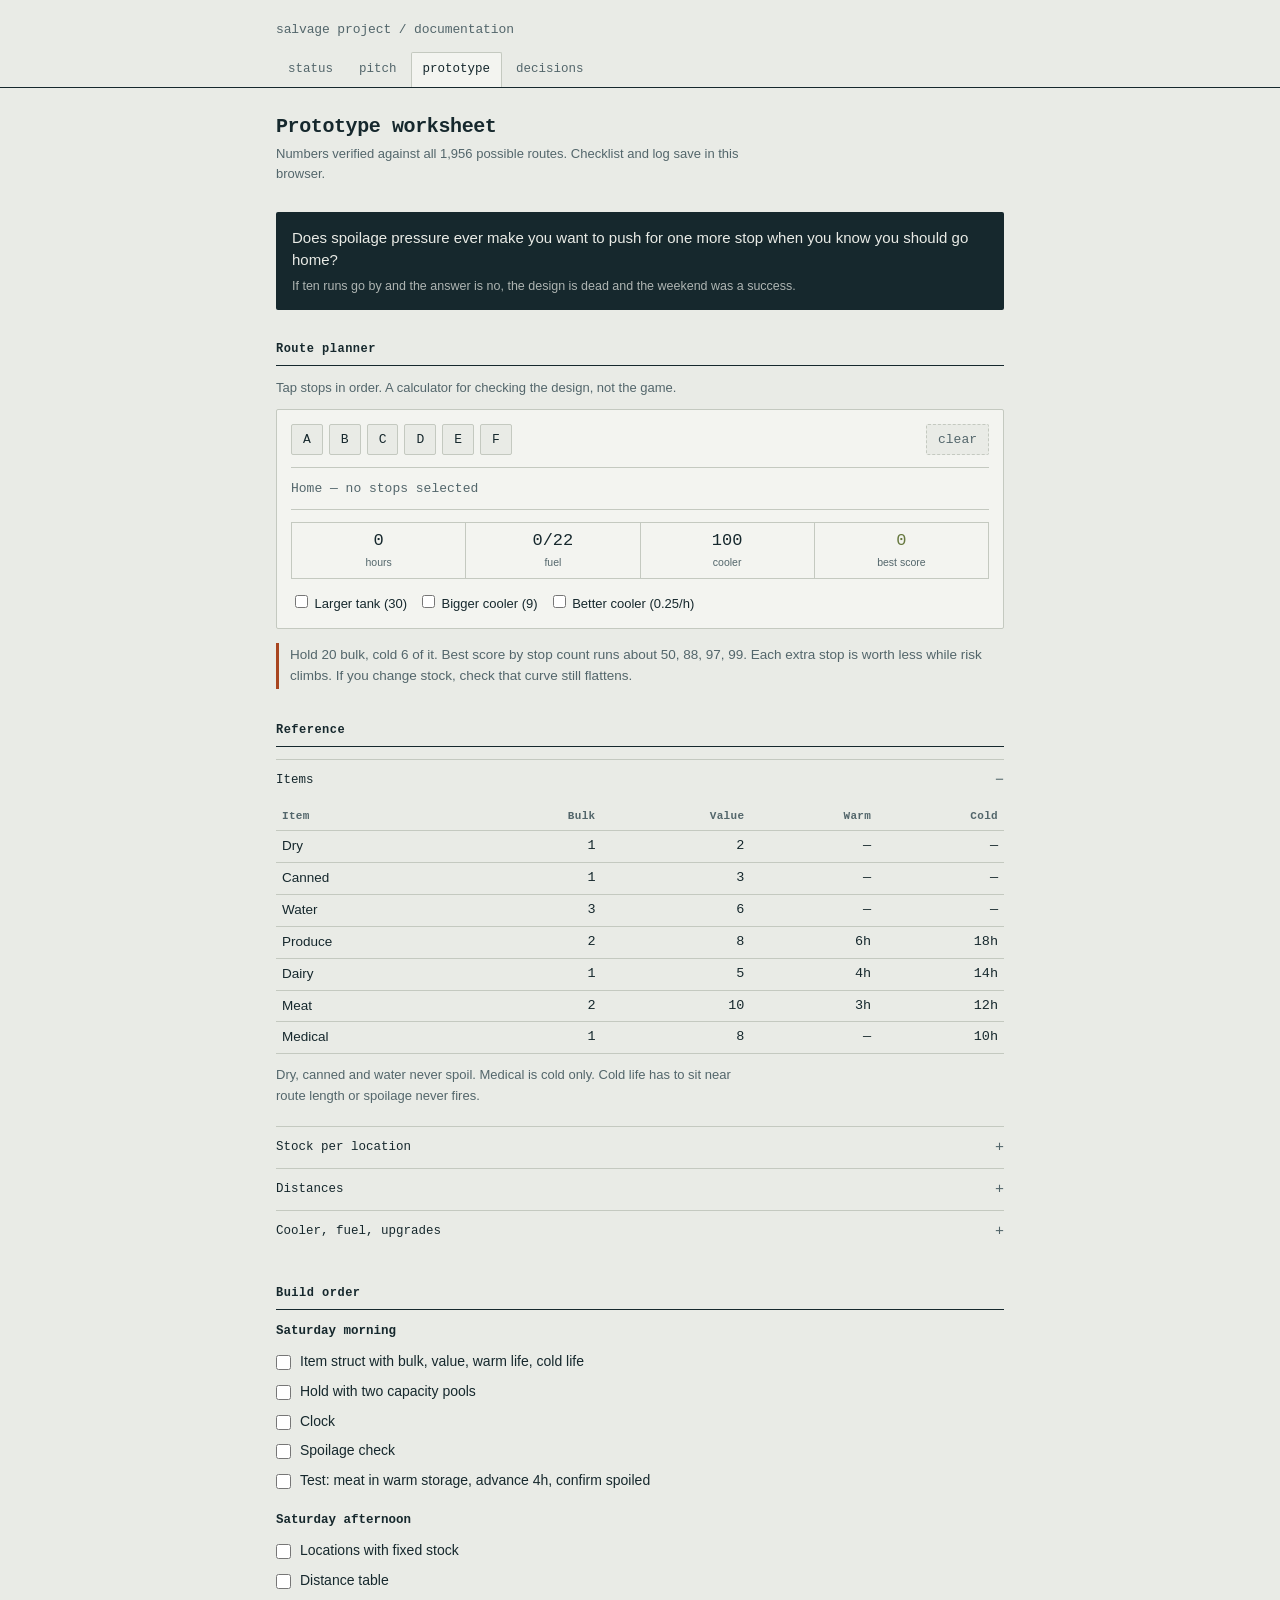
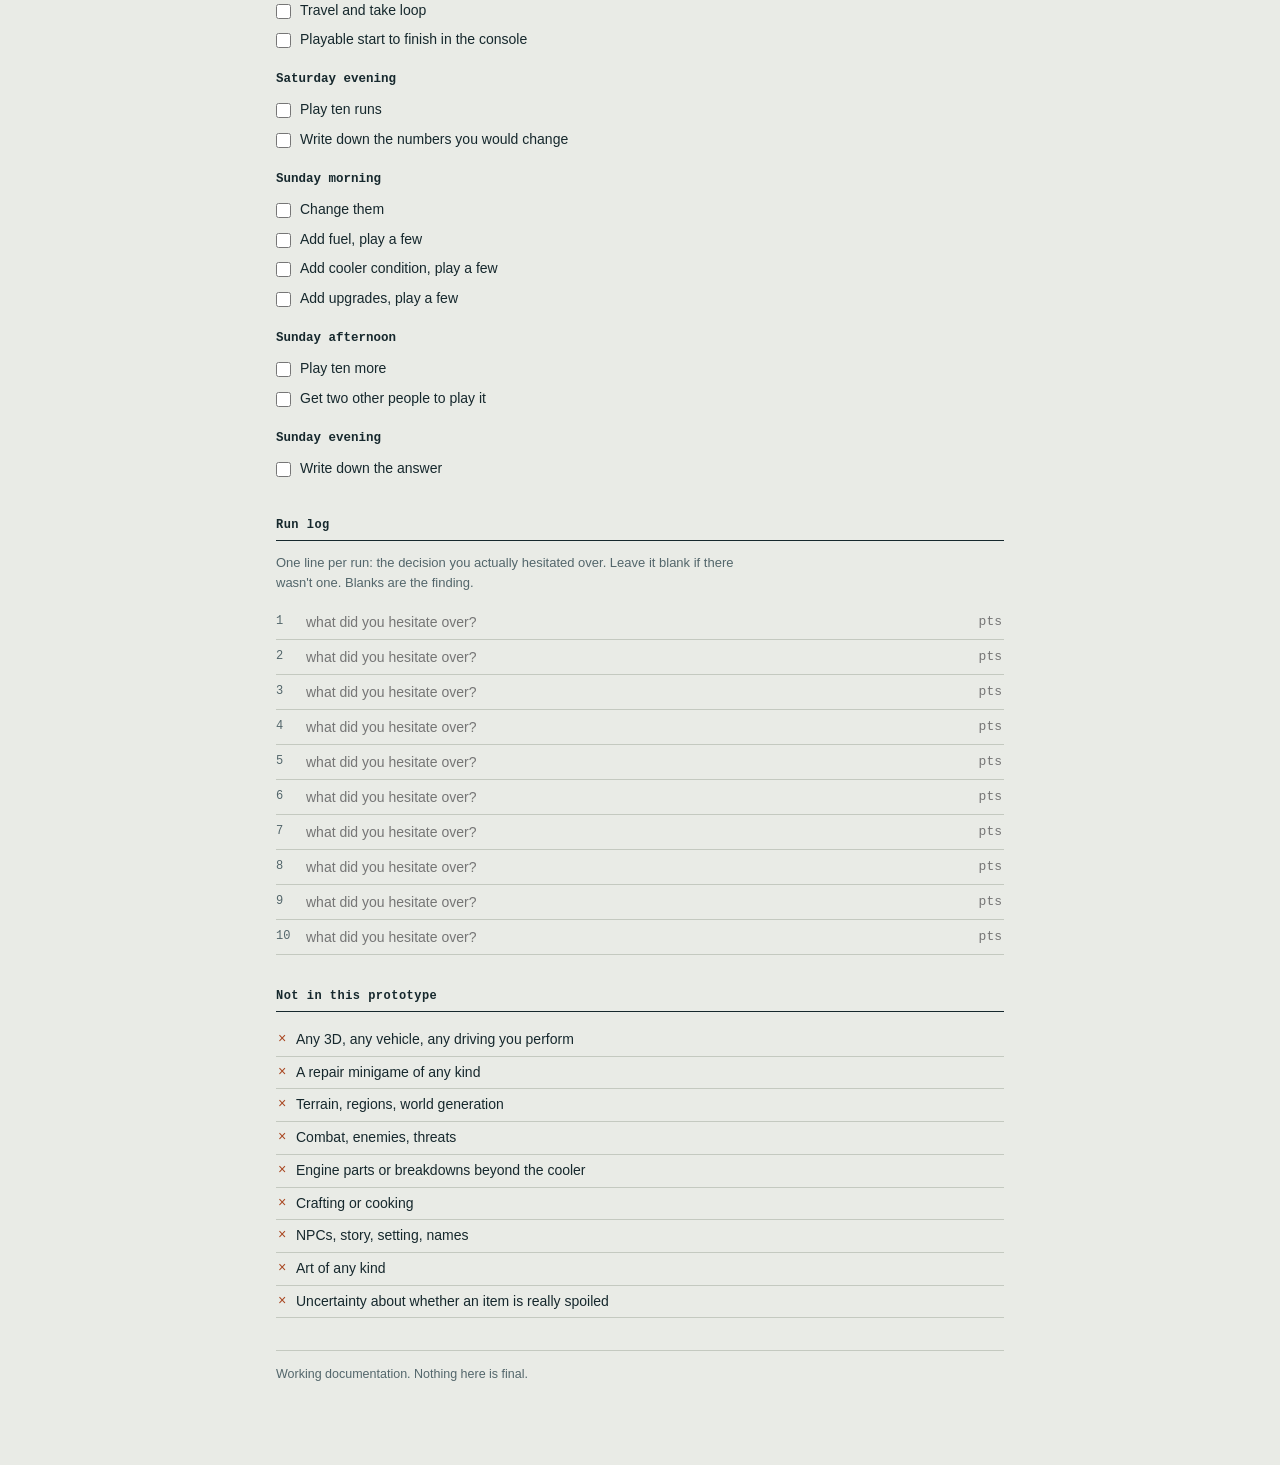
<file: prototype.html>
<!DOCTYPE html>
<html lang="en"><head><meta charset="utf-8">
<meta name="viewport" content="width=device-width, initial-scale=1">
<title>Prototype — salvage project</title>
<link rel="stylesheet" href="assets/site.css">
<style>
.planner{background:var(--panel);border:1.5px solid var(--rule);border-radius:2px;padding:14px}
.pick{display:flex;flex-wrap:wrap;gap:6px;margin-bottom:12px}
.pick button{font-family:var(--mono);font-size:13px;padding:7px 11px;background:var(--paper);
  color:var(--ink);border:1.5px solid var(--rule);border-radius:2px;cursor:pointer}
.pick button:hover{border-color:var(--ink)}
.pick button:disabled{opacity:.32;cursor:default}
.pick button:focus-visible{outline:2px solid var(--cold);outline-offset:1px}
.pick .clear{margin-left:auto;color:var(--soft);border-style:dashed}
.route{font-family:var(--mono);font-size:15px;padding:9px 0;border-top:1px solid var(--rule);
  border-bottom:1px solid var(--rule);margin-bottom:12px;word-break:break-word}
.route .empty{color:var(--soft);font-size:13px}
.readouts{display:grid;grid-template-columns:repeat(4,1fr);gap:1px;background:var(--rule);
  border:1px solid var(--rule);margin-bottom:13px}
.ro{background:var(--panel);padding:8px 7px;text-align:center}
.ro .v{font-family:var(--mono);font-size:17px;line-height:1.2}
.ro .k{font-size:10.5px;color:var(--soft);margin-top:2px}
.ro.bad .v{color:var(--spoil)} .ro.good .v{color:var(--safe)}
.tag{font-family:var(--mono);font-size:11px;padding:1px 5px;border-radius:2px;white-space:nowrap}
.t-cold{background:#DCE7EA;color:var(--cold)}
.t-warm{background:#E4E7DC;color:var(--safe)}
.t-gone{background:#EFDDD5;color:var(--spoil)}
.phase{margin-bottom:15px}
.logrow{display:flex;gap:8px;align-items:center;padding:4px 0;border-bottom:1px solid var(--rule)}
.logrow .num{font-family:var(--mono);font-size:12px;color:var(--soft);width:20px;flex:none}
.logrow input[type=text]{flex:1;min-width:0;border:none;background:transparent;
  font-family:var(--sans);font-size:14px;color:var(--ink);padding:5px 2px}
.logrow input[type=text]:focus{outline:none;background:var(--panel)}
.logrow input.sc{width:52px;flex:none;text-align:right;font-family:var(--mono);font-size:13px}
@media (max-width:420px){.readouts{grid-template-columns:repeat(2,1fr)}}
</style>
</head><body>
<header class="site"><div class="wrap" style="padding-bottom:0">
<div class="name">salvage project / documentation</div>
<nav class="site">
<a href="index.html">status</a>
<a href="pitch.html">pitch</a>
<a href="prototype.html" aria-current="page">prototype</a>
<a href="decisions.html">decisions</a>
</nav></div></header>

<div class="wrap">
<h1>Prototype worksheet</h1>
<p class="sub">Numbers verified against all 1,956 possible routes. Checklist and log save in this browser.</p>

<div class="q">
<p>Does spoilage pressure ever make you want to push for one more stop when you know you should go home?</p>
<p class="small">If ten runs go by and the answer is no, the design is dead and the weekend was a success.</p>
</div>

<section>
<h2>Route planner</h2>
<p class="note">Tap stops in order. A calculator for checking the design, not the game.</p>
<div class="planner">
  <div class="pick" id="pick"></div>
  <div class="route" id="route"><span class="empty">Home — no stops selected</span></div>
  <div class="readouts">
    <div class="ro" id="ro-time"><div class="v">0</div><div class="k">hours</div></div>
    <div class="ro" id="ro-fuel"><div class="v">0/22</div><div class="k">fuel</div></div>
    <div class="ro" id="ro-cond"><div class="v">100</div><div class="k">cooler</div></div>
    <div class="ro" id="ro-score"><div class="v">0</div><div class="k">best score</div></div>
  </div>
  <div id="manifest"></div>
  <div style="margin-top:12px;font-size:13px">
    <label style="cursor:pointer"><input type="checkbox" id="up-tank"> Larger tank (30)</label>
    &nbsp; <label style="cursor:pointer"><input type="checkbox" id="up-cold"> Bigger cooler (9)</label>
    &nbsp; <label style="cursor:pointer"><input type="checkbox" id="up-grade"> Better cooler (0.25/h)</label>
  </div>
</div>
<div class="warn">Hold 20 bulk, cold 6 of it. Best score by stop count runs about 50, 88, 97, 99. Each extra stop is worth less while risk climbs. If you change stock, check that curve still flattens.</div>
</section>

<section>
<h2>Reference</h2>
<details open><summary>Items</summary>
<div class="scroll"><table>
<tr><th>Item</th><th class="n">Bulk</th><th class="n">Value</th><th class="n">Warm</th><th class="n">Cold</th></tr>
<tr><td>Dry</td><td class="n">1</td><td class="n">2</td><td class="n">—</td><td class="n">—</td></tr>
<tr><td>Canned</td><td class="n">1</td><td class="n">3</td><td class="n">—</td><td class="n">—</td></tr>
<tr><td>Water</td><td class="n">3</td><td class="n">6</td><td class="n">—</td><td class="n">—</td></tr>
<tr><td>Produce</td><td class="n">2</td><td class="n">8</td><td class="n">6h</td><td class="n">18h</td></tr>
<tr><td>Dairy</td><td class="n">1</td><td class="n">5</td><td class="n">4h</td><td class="n">14h</td></tr>
<tr><td>Meat</td><td class="n">2</td><td class="n">10</td><td class="n">3h</td><td class="n">12h</td></tr>
<tr><td>Medical</td><td class="n">1</td><td class="n">8</td><td class="n">—</td><td class="n">10h</td></tr>
</table></div>
<p class="note">Dry, canned and water never spoil. Medical is cold only. Cold life has to sit near route length or spoilage never fires.</p>
</details>

<details><summary>Stock per location</summary>
<table>
<tr><th>Loc</th><th>Contents</th></tr>
<tr><td>A</td><td>4 dry, 3 canned</td></tr>
<tr><td>B</td><td>3 canned, 2 produce, 2 dry</td></tr>
<tr><td>C</td><td>3 produce, 4 dairy, 1 water</td></tr>
<tr><td>D</td><td>3 dairy, 2 meat, 2 canned</td></tr>
<tr><td>E</td><td>3 meat, 3 medical, 2 dry</td></tr>
<tr><td>F</td><td>4 medical, 3 meat, 2 canned</td></tr>
</table>
<p class="note">Limited stock is what forces a second stop. With unlimited take, one location fills the hold and the run is over.</p>
</details>

<details><summary>Distances</summary>
<div class="scroll"><table>
<tr><th></th><th class="n">H</th><th class="n">A</th><th class="n">B</th><th class="n">C</th><th class="n">D</th><th class="n">E</th><th class="n">F</th></tr>
<tr><td>H</td><td class="n">0</td><td class="n">2</td><td class="n">3</td><td class="n">5</td><td class="n">6</td><td class="n">9</td><td class="n">12</td></tr>
<tr><td>A</td><td class="n">2</td><td class="n">0</td><td class="n">2</td><td class="n">4</td><td class="n">7</td><td class="n">9</td><td class="n">13</td></tr>
<tr><td>B</td><td class="n">3</td><td class="n">2</td><td class="n">0</td><td class="n">3</td><td class="n">5</td><td class="n">8</td><td class="n">11</td></tr>
<tr><td>C</td><td class="n">5</td><td class="n">4</td><td class="n">3</td><td class="n">0</td><td class="n">3</td><td class="n">6</td><td class="n">9</td></tr>
<tr><td>D</td><td class="n">6</td><td class="n">7</td><td class="n">5</td><td class="n">3</td><td class="n">0</td><td class="n">4</td><td class="n">7</td></tr>
<tr><td>E</td><td class="n">9</td><td class="n">9</td><td class="n">8</td><td class="n">6</td><td class="n">4</td><td class="n">0</td><td class="n">4</td></tr>
<tr><td>F</td><td class="n">12</td><td class="n">13</td><td class="n">11</td><td class="n">9</td><td class="n">7</td><td class="n">4</td><td class="n">0</td></tr>
</table></div>
<p class="note">Home to F and back is 24 hours on a 22 tank, so F is unreachable until you upgrade.</p>
</details>

<details><summary>Cooler, fuel, upgrades</summary>
<p><strong>Cooler.</strong> Condition 0–100, starts at 100, drops 0.5 per travel hour. Cold life multiplies by condition/100. Below 25 the cooler is dead. Repair costs 4 hours and one Cooler Part, restores 30. Menu choice, no minigame.</p>
<p><strong>Fuel.</strong> Tank 22, burns 1 per hour. Jerry Cans bulk 3, worth 10. Running dry ends the run at zero. Sell Jerry Cans at Home so fuel is a planning choice rather than a loot roll.</p>
<p><strong>Upgrades.</strong> Score carries between runs. Three only: tank 22→30, cold 6→9, degrade 0.5→0.25.</p>
</details>
</section>

<section><h2>Build order</h2><div id="checklist"></div></section>

<section>
<h2>Run log</h2>
<p class="note">One line per run: the decision you actually hesitated over. Leave it blank if there wasn't one. Blanks are the finding.</p>
<div id="log"></div>
</section>

<section>
<h2>Not in this prototype</h2>
<ul class="no">
<li>Any 3D, any vehicle, any driving you perform</li>
<li>A repair minigame of any kind</li>
<li>Terrain, regions, world generation</li>
<li>Combat, enemies, threats</li>
<li>Engine parts or breakdowns beyond the cooler</li>
<li>Crafting or cooking</li>
<li>NPCs, story, setting, names</li>
<li>Art of any kind</li>
<li>Uncertainty about whether an item is really spoiled</li>
</ul>
</section>
<footer class="site">Working documentation. Nothing here is final.</footer>
</div>

<script>
const D={H:{H:0,A:2,B:3,C:5,D:6,E:9,F:12},A:{H:2,A:0,B:2,C:4,D:7,E:9,F:13},
B:{H:3,A:2,B:0,C:3,D:5,E:8,F:11},C:{H:5,A:4,B:3,C:0,D:3,E:6,F:9},
D:{H:6,A:7,B:5,C:3,D:0,E:4,F:7},E:{H:9,A:9,B:8,C:6,D:4,E:0,F:4},
F:{H:12,A:13,B:11,C:9,D:7,E:4,F:0}};
const LOCS=['A','B','C','D','E','F'];
const IT={dry:{b:1,v:2,w:1e9,c:1e9},canned:{b:1,v:3,w:1e9,c:1e9},water:{b:3,v:6,w:1e9,c:1e9},
produce:{b:2,v:8,w:6,c:18},dairy:{b:1,v:5,w:4,c:14},meat:{b:2,v:10,w:3,c:12},
medical:{b:1,v:8,w:-1,c:10,coldOnly:true}};
const STOCK={A:[['dry',4],['canned',3]],B:[['canned',3],['produce',2],['dry',2]],
C:[['produce',3],['dairy',4],['water',1]],D:[['dairy',3],['meat',2],['canned',2]],
E:[['meat',3],['medical',3],['dry',2]],F:[['medical',4],['meat',3],['canned',2]]};
const HOLD=20;
let route=[];
const el=id=>document.getElementById(id);
const up=()=>({tank:el('up-tank').checked?30:22,cold:el('up-cold').checked?9:6,deg:el('up-grade').checked?0.25:0.5});

function buildPick(){
  const p=el('pick');p.innerHTML='';
  LOCS.forEach(L=>{const b=document.createElement('button');
    b.textContent=L;b.disabled=route.includes(L);
    b.onclick=()=>{route.push(L);render()};p.appendChild(b);});
  const c=document.createElement('button');c.className='clear';c.textContent='clear';
  c.onclick=()=>{route=[];render()};p.appendChild(c);
}
function knap(units,coldCap){
  let dp=new Map([["0,0",0]]);
  for(const u of units){const nd=new Map(dp);
    for(const [k,val] of dp){const [a,c]=k.split(',').map(Number);
      if(u.warm&&a+u.b<=HOLD){const K=(a+u.b)+","+c;if((nd.get(K)??-1)<val+u.v)nd.set(K,val+u.v);}
      if(u.cold&&a+u.b<=HOLD&&c+u.b<=coldCap){const K=(a+u.b)+","+(c+u.b);if((nd.get(K)??-1)<val+u.v)nd.set(K,val+u.v);}}
    dp=nd;}
  return Math.max(...dp.values());
}
function render(){
  buildPick();
  const u=up(),pts=['H',...route,'H'];
  let total=0;const legs=[];
  for(let i=0;i<pts.length-1;i++){const d=D[pts[i]][pts[i+1]];legs.push(d);total+=d;}
  const cond=Math.max(0,100-u.deg*total),mult=cond<25?0:cond/100;
  el('route').innerHTML=route.length?pts.join(' \u2192 '):'<span class="empty">Home — no stops selected</span>';
  const arr=[];let t=0;
  for(let i=0;i<legs.length-1;i++){t+=legs[i];arr.push(t);}
  const units=[],rows=[];
  route.forEach((L,i)=>{const carry=total-arr[i];
    STOCK[L].forEach(([name,n])=>{const it=IT[name];
      const warm=!it.coldOnly&&carry<=it.w, cold=carry<=it.c*mult;
      for(let k=0;k<n;k++)if(warm||cold)units.push({b:it.b,v:it.v,warm,cold});
      rows.push({L,name,n,carry,warm,cold});});});
  const score=route.length?knap(units,u.cold):0;
  el('ro-time').querySelector('.v').textContent=total;
  const f=el('ro-fuel');f.querySelector('.v').textContent=total+'/'+u.tank;
  f.className='ro'+(total>u.tank?' bad':'');
  const cr=el('ro-cond');cr.querySelector('.v').textContent=Math.round(cond);
  cr.className='ro'+(cond<25?' bad':'');
  el('ro-score').querySelector('.v').textContent=total>u.tank?'—':score;
  el('ro-score').className='ro'+(total>u.tank?'':' good');
  if(!route.length){el('manifest').innerHTML='';return;}
  if(total>u.tank){el('manifest').innerHTML='<p class="note" style="color:var(--spoil)">Runs dry '+(total-u.tank)+'h short of home. Score is zero. Carry fuel or upgrade the tank.</p>';return;}
  let h='<div class="scroll"><table><tr><th>Stop</th><th>Item</th><th class="n">Qty</th><th class="n">Carried</th><th>Arrives</th></tr>';
  rows.forEach(r=>{let tag=r.warm?'<span class="tag t-warm">fine</span>':r.cold?'<span class="tag t-cold">cold only</span>':'<span class="tag t-gone">spoils</span>';
    h+='<tr><td>'+r.L+'</td><td>'+r.name+'</td><td class="n">'+r.n+'</td><td class="n">'+r.carry+'h</td><td>'+tag+'</td></tr>';});
  el('manifest').innerHTML=h+'</table></div>';
}
['up-tank','up-cold','up-grade'].forEach(id=>el(id).onchange=render);

const PHASES=[
 ['Saturday morning',['Item struct with bulk, value, warm life, cold life','Hold with two capacity pools','Clock','Spoilage check','Test: meat in warm storage, advance 4h, confirm spoiled']],
 ['Saturday afternoon',['Locations with fixed stock','Distance table','Travel and take loop','Playable start to finish in the console']],
 ['Saturday evening',['Play ten runs','Write down the numbers you would change']],
 ['Sunday morning',['Change them','Add fuel, play a few','Add cooler condition, play a few','Add upgrades, play a few']],
 ['Sunday afternoon',['Play ten more','Get two other people to play it']],
 ['Sunday evening',['Write down the answer']]];
const cl=el('checklist');
PHASES.forEach((p,pi)=>{const d=document.createElement('div');d.className='phase';
  d.innerHTML='<h3>'+p[0]+'</h3>';
  p[1].forEach((task,ti)=>{const l=document.createElement('label');l.className='task';
    l.innerHTML='<input type="checkbox" data-k="task'+pi+'_'+ti+'"><span>'+task+'</span>';
    d.appendChild(l);});
  cl.appendChild(d);});
const lg=el('log');
for(let i=1;i<=10;i++){const r=document.createElement('div');r.className='logrow';
  r.innerHTML='<span class="num">'+i+'</span><input type="text" data-k="log'+i+'" placeholder="what did you hesitate over?"><input type="text" class="sc" data-k="score'+i+'" placeholder="pts">';
  lg.appendChild(r);}

document.querySelectorAll('[data-k]').forEach(f=>{
  const k='salvage:'+f.dataset.k;
  try{const v=localStorage.getItem(k);
    if(v!==null){if(f.type==='checkbox')f.checked=v==='1';else f.value=v;}}catch(e){}
  f.addEventListener(f.type==='checkbox'?'change':'input',()=>{
    try{localStorage.setItem(k,f.type==='checkbox'?(f.checked?'1':'0'):f.value)}catch(e){}});
});
render();
</script>
</body></html>
</file>
<file: assets/site.css>
:root{
  --paper:#E9EBE6; --panel:#F3F4F0; --ink:#16282D; --soft:#53666B;
  --cold:#2E6B7A; --spoil:#A8451F; --safe:#66783F; --rule:#C4C9C0;
  --mono: ui-monospace,"SF Mono","Cascadia Mono",Menlo,Consolas,monospace;
  --sans: "Helvetica Neue",Helvetica,Arial,system-ui,sans-serif;
}
*{box-sizing:border-box}
body{margin:0;background:var(--paper);color:var(--ink);
  font-family:var(--sans);font-size:15px;line-height:1.55;-webkit-font-smoothing:antialiased}
.wrap{max-width:760px;margin:0 auto;padding:0 16px 80px}

/* masthead + nav */
header.site{border-bottom:1.5px solid var(--ink);margin-bottom:26px;padding:20px 0 0}
header.site .name{font-family:var(--mono);font-size:13px;letter-spacing:-.01em;color:var(--soft)}
nav.site{display:flex;gap:2px;flex-wrap:wrap;margin-top:12px}
nav.site a{font-family:var(--mono);font-size:12.5px;text-decoration:none;color:var(--soft);
  padding:7px 11px;border:1px solid transparent;border-bottom:none;border-radius:2px 2px 0 0}
nav.site a:hover{color:var(--ink)}
nav.site a[aria-current=page]{color:var(--ink);background:var(--panel);border-color:var(--rule)}
nav.site a:focus-visible{outline:2px solid var(--cold);outline-offset:-2px}

h1{font-family:var(--mono);font-size:20px;font-weight:600;letter-spacing:-.02em;margin:0 0 5px;line-height:1.25}
.sub{font-size:13px;color:var(--soft);margin:0 0 28px}
section{margin:0 0 32px}
h2{font-family:var(--mono);font-size:12px;font-weight:600;letter-spacing:.04em;
  margin:0 0 12px;padding-bottom:6px;border-bottom:1.5px solid var(--ink)}
h3{font-family:var(--mono);font-size:12.5px;font-weight:600;margin:0 0 6px}
p{margin:0 0 11px;max-width:66ch}
.note{font-size:13px;color:var(--soft)}
a{color:var(--cold)}

.q{background:var(--ink);color:var(--paper);padding:15px 16px;border-radius:2px;margin:0 0 30px}
.q p{margin:0;font-size:15px;line-height:1.45;max-width:none}
.q .small{font-size:12.5px;opacity:.72;margin-top:7px}

table{width:100%;border-collapse:collapse;font-size:13.5px}
th,td{text-align:left;padding:5px 6px;border-bottom:1px solid var(--rule);vertical-align:top}
th{font-family:var(--mono);font-size:11px;font-weight:600;color:var(--soft);letter-spacing:.03em}
td.n,th.n{text-align:right;font-family:var(--mono)}
.scroll{overflow-x:auto;-webkit-overflow-scrolling:touch}
.scroll table{min-width:430px}

details{border-top:1px solid var(--rule);padding:9px 0}
summary{font-family:var(--mono);font-size:12.5px;cursor:pointer;list-style:none;
  display:flex;justify-content:space-between;align-items:center}
summary::-webkit-details-marker{display:none}
summary::after{content:"+";color:var(--soft);font-size:15px}
details[open] summary::after{content:"\2212"}
details > *:not(summary){margin-top:11px}

label.task{display:flex;gap:9px;align-items:flex-start;padding:4px 0;font-size:14px;cursor:pointer}
label.task input{margin:4px 0 0;width:15px;height:15px;accent-color:var(--cold);flex:none}
label.task input:checked + span{color:var(--soft);text-decoration:line-through}

ul.no{list-style:none;padding:0;margin:0}
ul.no li{padding:5px 0 5px 20px;position:relative;border-bottom:1px solid var(--rule);font-size:14px}
ul.no li::before{content:"\00d7";position:absolute;left:2px;color:var(--spoil);font-family:var(--mono)}

.warn{border-left:3px solid var(--spoil);padding:2px 0 2px 11px;margin:14px 0;font-size:13.5px;color:var(--soft)}
.card{display:block;text-decoration:none;color:inherit;background:var(--panel);
  border:1.5px solid var(--rule);border-radius:2px;padding:12px 14px;margin-bottom:8px}
.card:hover{border-color:var(--ink)}
.card .t{font-family:var(--mono);font-size:13.5px}
.card .d{font-size:13px;color:var(--soft);margin-top:2px}

footer.site{border-top:1px solid var(--rule);padding-top:14px;font-size:12.5px;color:var(--soft)}
@media (prefers-reduced-motion:reduce){*{transition:none!important}}
</file>
